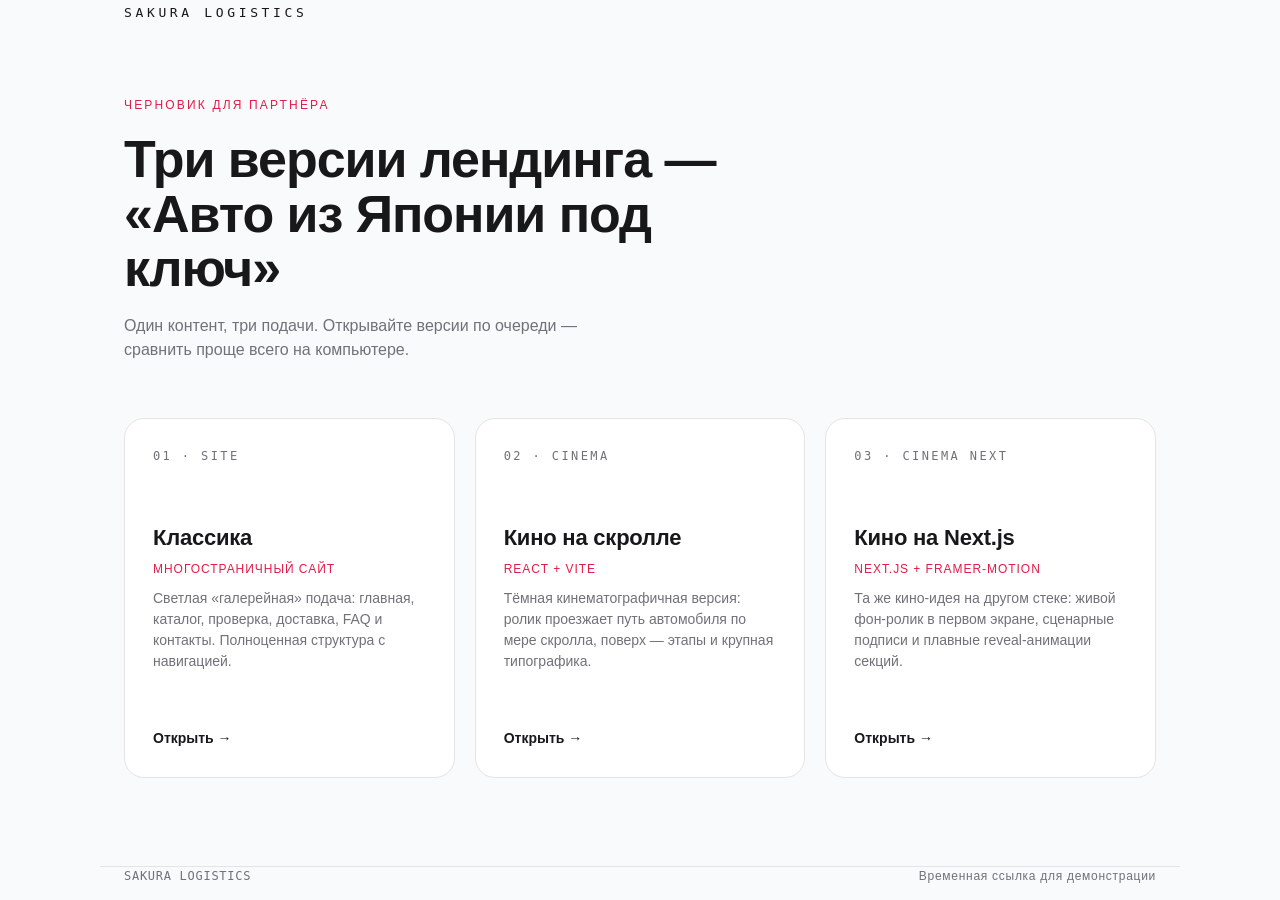
<file: index.html>
<!doctype html>
<html lang="ru">
  <head>
    <meta charset="UTF-8" />
    <meta name="viewport" content="width=device-width, initial-scale=1.0" />
    <meta name="robots" content="noindex, nofollow" />
    <title>SAKURA LOGISTICS — три версии лендинга</title>
    <style>
      :root {
        --canvas: #f9fafb;
        --ink: #18181b;
        --steel: #71717a;
        --rose: #e11d48;
        --line: #e4e4e7;
      }
      * {
        margin: 0;
        padding: 0;
        box-sizing: border-box;
      }
      body {
        background: var(--canvas);
        color: var(--ink);
        font-family:
          -apple-system, BlinkMacSystemFont, "Segoe UI", Inter, Roboto,
          "Helvetica Neue", Arial, sans-serif;
        -webkit-font-smoothing: antialiased;
        line-height: 1.5;
      }
      .mono {
        font-family: "SF Mono", "JetBrains Mono", ui-monospace, Menlo, monospace;
      }
      .wrap {
        max-width: 1080px;
        margin: 0 auto;
        padding: 0 24px;
      }
      header {
        padding: 40px 0 0;
      }
      .brand {
        font-size: 13px;
        letter-spacing: 0.28em;
        color: var(--ink);
      }
      .hero {
        padding: 72px 0 56px;
      }
      .eyebrow {
        font-size: 12px;
        letter-spacing: 0.18em;
        text-transform: uppercase;
        color: var(--rose);
        margin-bottom: 18px;
      }
      h1 {
        font-size: clamp(2rem, 5vw, 3.25rem);
        font-weight: 600;
        letter-spacing: -0.02em;
        line-height: 1.05;
        max-width: 640px;
      }
      .sub {
        margin-top: 18px;
        max-width: 520px;
        color: var(--steel);
        font-size: 16px;
      }
      .cards {
        display: grid;
        grid-template-columns: 1fr;
        gap: 20px;
        padding-bottom: 88px;
      }
      @media (min-width: 820px) {
        .cards {
          grid-template-columns: repeat(3, 1fr);
        }
      }
      .card {
        display: flex;
        flex-direction: column;
        gap: 56px;
        min-height: 280px;
        padding: 28px;
        background: #fff;
        border: 1px solid var(--line);
        border-radius: 20px;
        text-decoration: none;
        color: inherit;
        transition:
          border-color 0.25s ease,
          transform 0.25s ease,
          box-shadow 0.25s ease;
      }
      .card:hover {
        border-color: var(--rose);
        transform: translateY(-3px);
        box-shadow: 0 16px 40px rgba(24, 24, 27, 0.08);
      }
      .num {
        font-size: 12px;
        letter-spacing: 0.2em;
        color: var(--steel);
      }
      .card h2 {
        font-size: 22px;
        font-weight: 600;
        letter-spacing: -0.01em;
      }
      .stack {
        margin-top: 6px;
        font-size: 12px;
        letter-spacing: 0.08em;
        text-transform: uppercase;
        color: var(--rose);
      }
      .card p {
        margin-top: 10px;
        font-size: 14px;
        color: var(--steel);
      }
      .open {
        margin-top: auto;
        font-size: 14px;
        font-weight: 600;
        color: var(--ink);
      }
      .card:hover .open {
        color: var(--rose);
      }
      footer {
        border-top: 1px solid var(--line);
        padding: 28px 0 40px;
        font-size: 12px;
        letter-spacing: 0.06em;
        color: var(--steel);
        display: flex;
        justify-content: space-between;
        gap: 12px;
        flex-wrap: wrap;
      }
    </style>
  </head>
  <body>
    <header class="wrap">
      <span class="brand mono">SAKURA&nbsp;LOGISTICS</span>
    </header>

    <main class="wrap">
      <section class="hero">
        <p class="eyebrow">Черновик для партнёра</p>
        <h1>Три версии лендинга — «Авто из Японии под ключ»</h1>
        <p class="sub">
          Один контент, три подачи. Открывайте версии по очереди — сравнить
          проще всего на компьютере.
        </p>
      </section>

      <section class="cards">
        <a class="card" href="site/">
          <span class="num mono">01 · SITE</span>
          <div>
            <h2>Классика</h2>
            <div class="stack">Многостраничный сайт</div>
            <p>
              Светлая «галерейная» подача: главная, каталог, проверка,
              доставка, FAQ и контакты. Полноценная структура с навигацией.
            </p>
          </div>
          <span class="open">Открыть →</span>
        </a>

        <a class="card" href="cinema/">
          <span class="num mono">02 · CINEMA</span>
          <div>
            <h2>Кино на скролле</h2>
            <div class="stack">React + Vite</div>
            <p>
              Тёмная кинематографичная версия: ролик проезжает путь автомобиля
              по мере скролла, поверх — этапы и крупная типографика.
            </p>
          </div>
          <span class="open">Открыть →</span>
        </a>

        <a class="card" href="next/">
          <span class="num mono">03 · CINEMA NEXT</span>
          <div>
            <h2>Кино на Next.js</h2>
            <div class="stack">Next.js + framer-motion</div>
            <p>
              Та же кино-идея на другом стеке: живой фон-ролик в первом
              экране, сценарные подписи и плавные reveal-анимации секций.
            </p>
          </div>
          <span class="open">Открыть →</span>
        </a>
      </section>
    </main>

    <footer class="wrap">
      <span class="mono">SAKURA LOGISTICS</span>
      <span>Временная ссылка для демонстрации</span>
    </footer>
  </body>
</html>
</file>
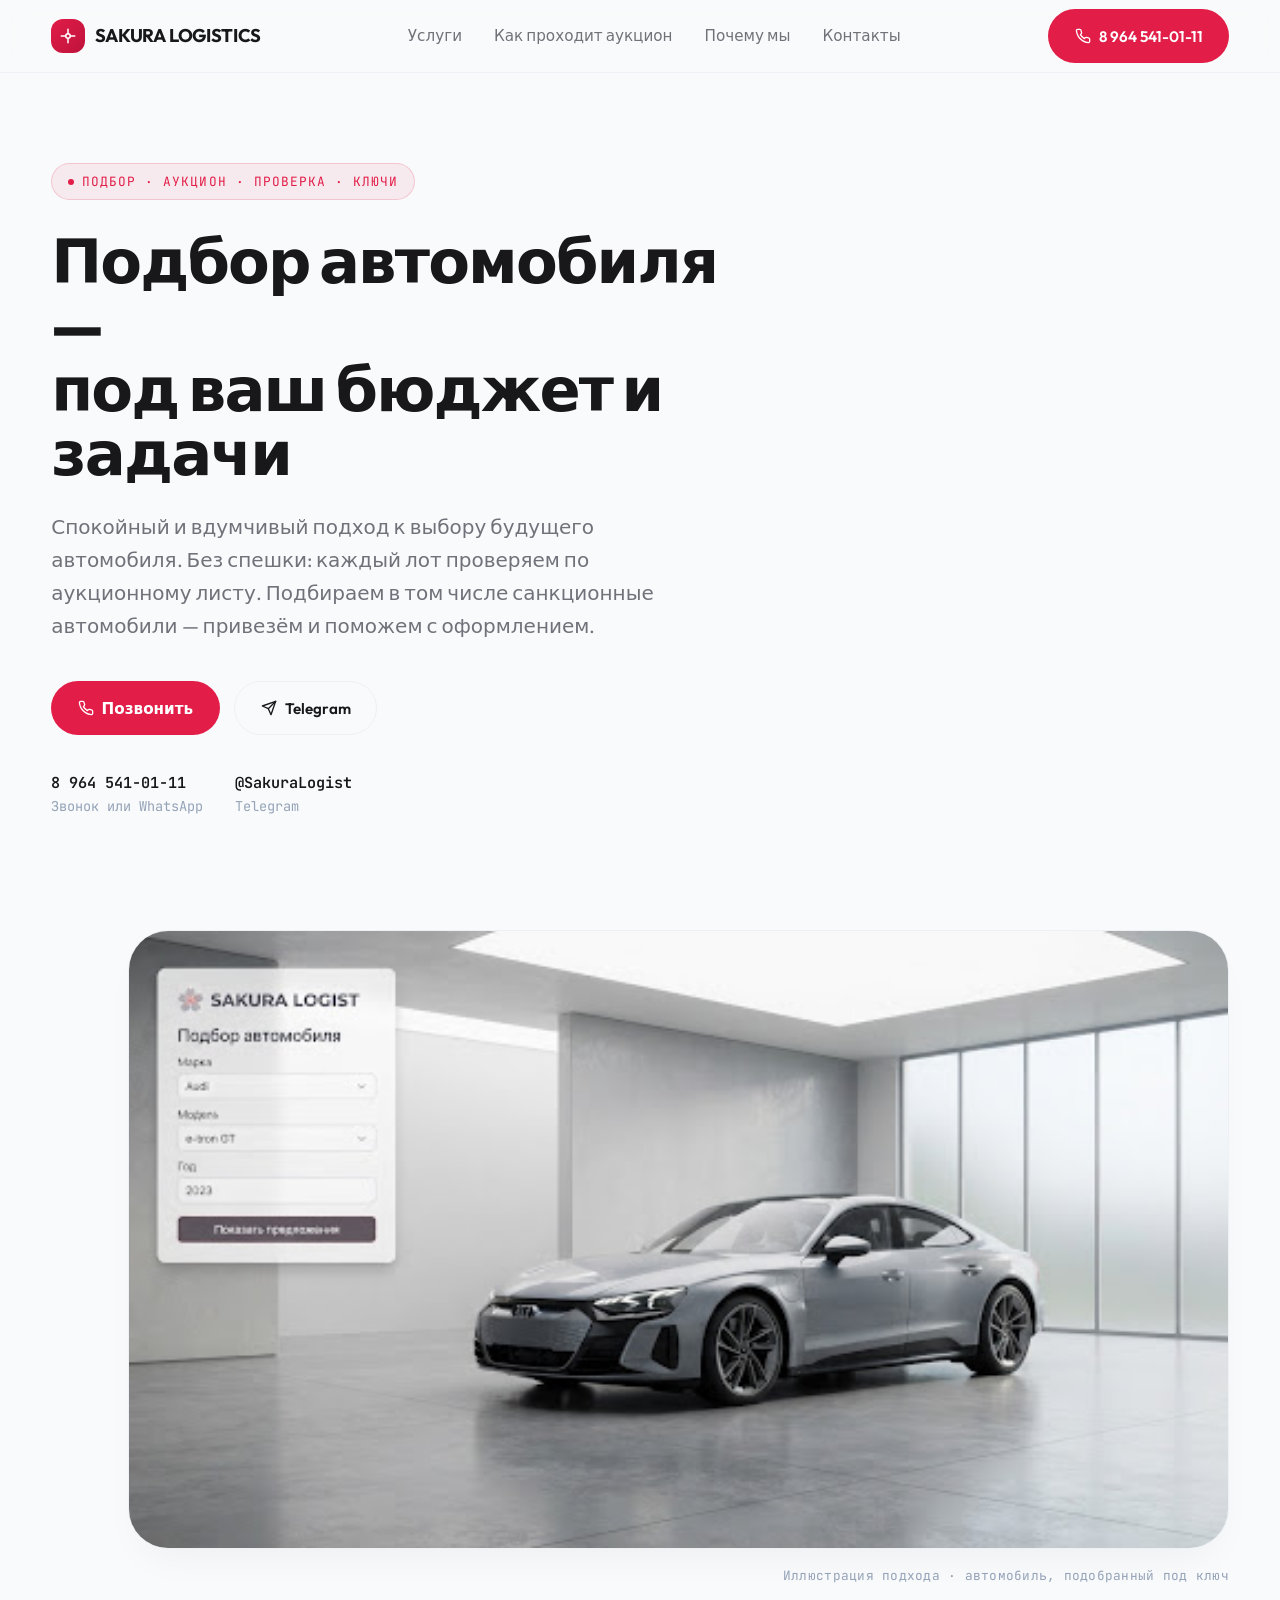
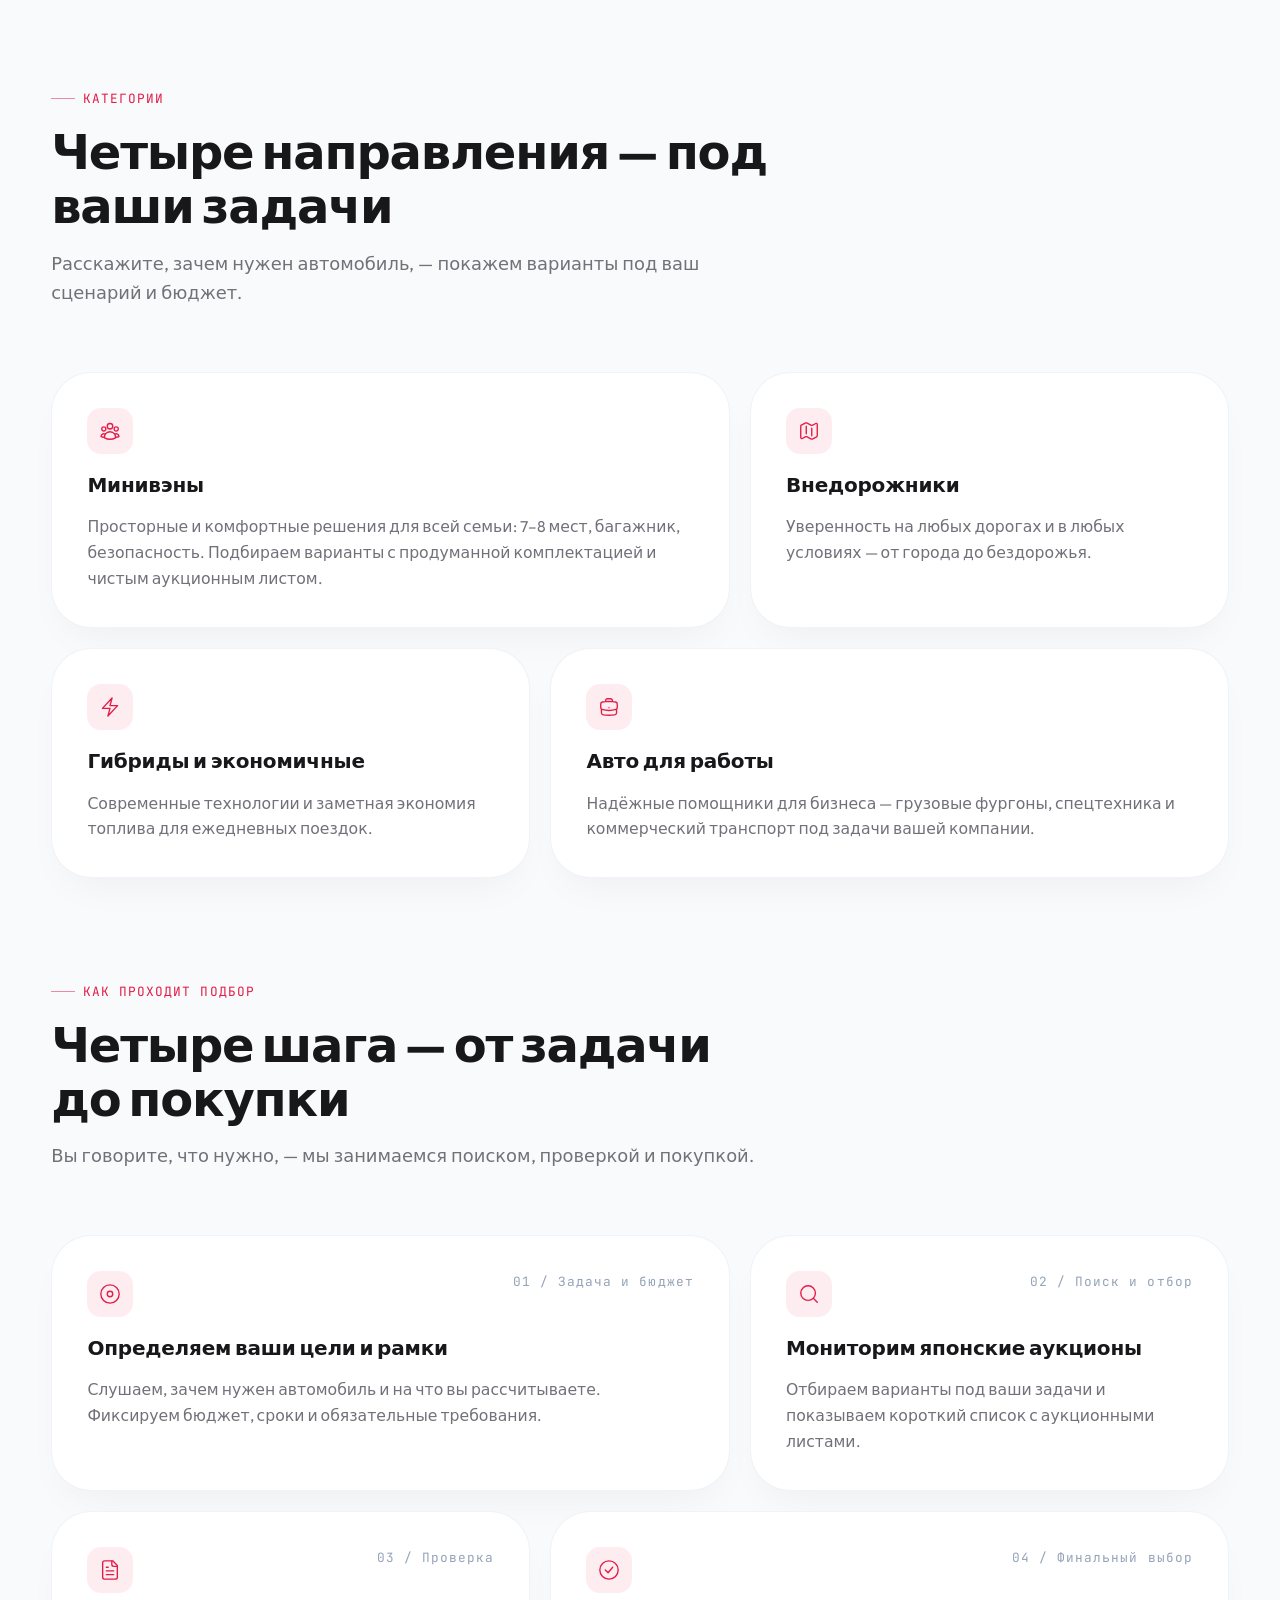
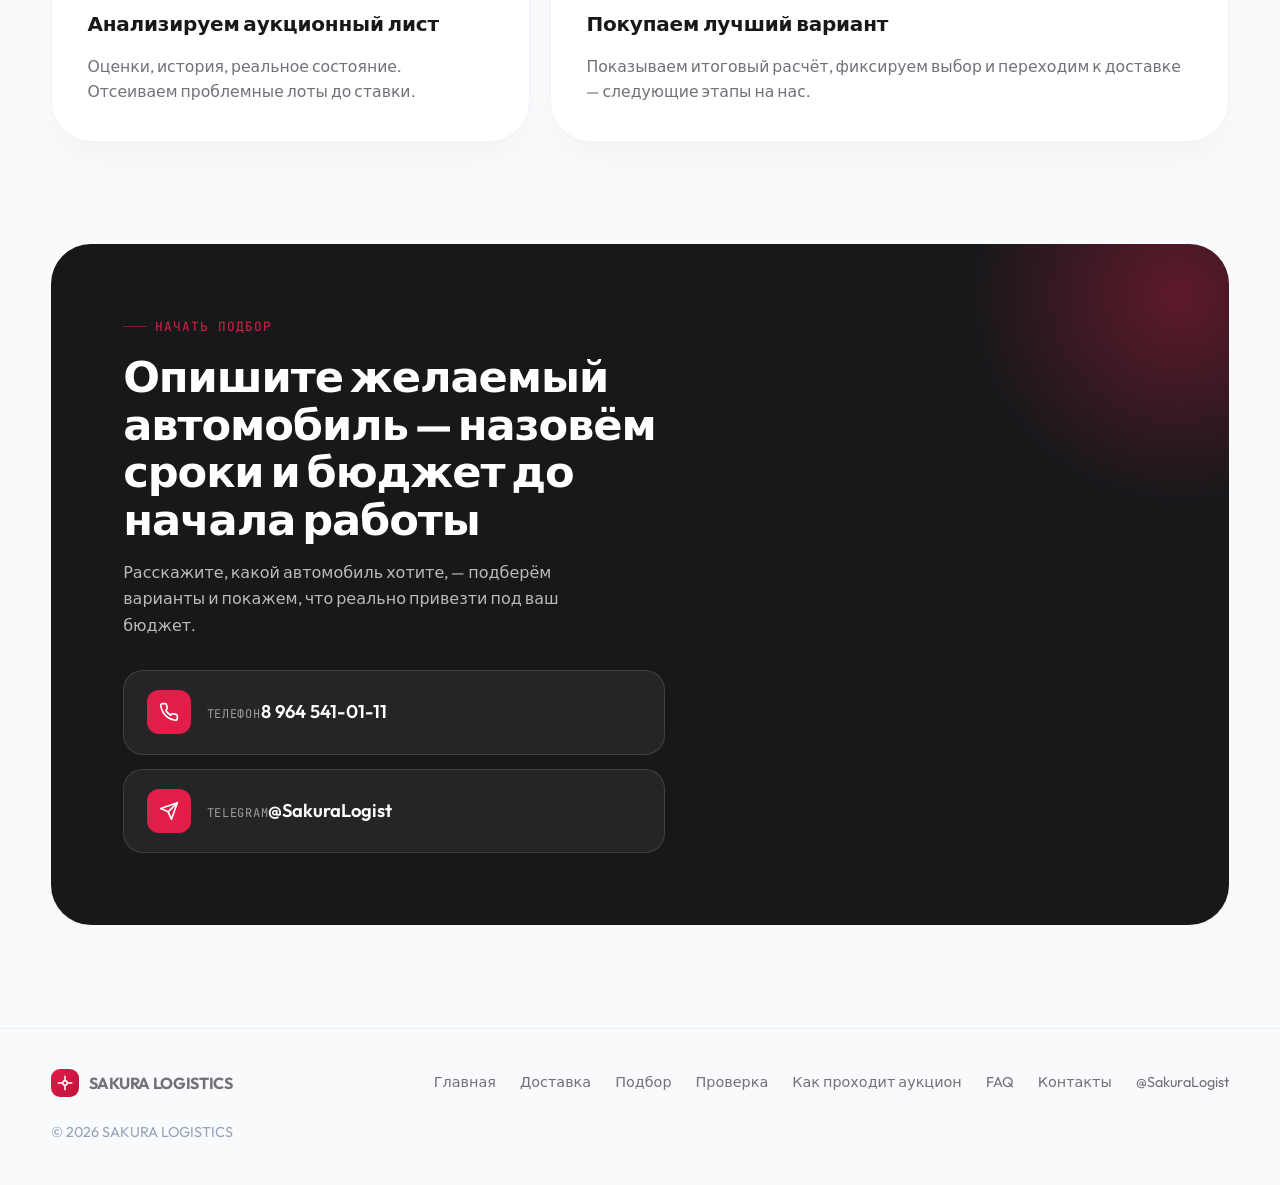
<file: site/catalog.html>
<!DOCTYPE html>
<html lang="ru">
<head><meta name="robots" content="noindex, nofollow"/>
<meta charset="UTF-8">
<meta name="viewport" content="width=device-width, initial-scale=1.0">
<title>Подбор автомобиля — SAKURA LOGISTICS</title>
<meta name="description" content="Подбор автомобиля из Японии под ваш бюджет и задачи: минивэны, внедорожники, гибриды, авто для работы — включая санкционные. Спокойно, без спешки, с проверкой аукционных листов.">
<link rel="preconnect" href="https://fonts.googleapis.com">
<link rel="preconnect" href="https://fonts.gstatic.com" crossorigin>
<link href="https://fonts.googleapis.com/css2?family=Outfit:wght@400;500;600;700;800&family=JetBrains+Mono:wght@400;500;600&display=swap" rel="stylesheet">
<link rel="stylesheet" href="assets/style.css">
<style>
  /* ---------- page hero (subpage) ---------- */
  .page-hero{padding:clamp(4rem,10vh,7rem) 0 2.5rem}
  .page-hero h1{font-size:clamp(2.2rem,5vw,3.8rem);max-width:44rem}
  .page-hero .hero-sub{max-width:38rem}
  .page-hero .hero-meta{margin-bottom:2rem}

  /* ---------- gallery visual (asymmetric) ---------- */
  .cat-visual{margin-top:2.5rem}
  .cat-visual .img-frame{
    border-radius:var(--radius);overflow:hidden;
    border:1px solid var(--border);box-shadow:var(--shadow);
    aspect-ratio:16/9;
    margin-left:clamp(1rem,6vw,6rem);
  }
  .cat-visual img{width:100%;height:100%;object-fit:cover;display:block}
  .cat-visual .cap{
    font-family:var(--mono);font-size:0.8rem;letter-spacing:0.02em;
    color:var(--slate);margin-top:1rem;text-align:right;
  }

  /* ---------- steps ---------- */
  .steps{display:grid;grid-template-columns:repeat(12,1fr);gap:1.25rem}
  .step{
    background:var(--surface);border:1px solid var(--border);border-radius:var(--radius);
    padding:2.2rem;box-shadow:var(--shadow);
    display:flex;flex-direction:column;gap:1.1rem;
  }
  .step:hover{transform:translateY(-3px);transition:transform .35s cubic-bezier(0.34,1.56,0.64,1)}
  .step .step-top{display:flex;justify-content:space-between;align-items:flex-start;gap:1rem}
  .step .ic{
    width:46px;height:46px;border-radius:14px;flex:none;
    background:rgba(225,29,72,0.08);color:var(--accent);
    display:grid;place-items:center;
  }
  .step .ic svg{width:22px;height:22px}
  .step-num{
    font-family:var(--mono);font-size:0.8rem;letter-spacing:0.08em;
    color:var(--slate);white-space:nowrap;
  }
  .step h3{font-weight:600;font-size:1.25rem;letter-spacing:-0.01em;line-height:1.25}
  .step p{color:var(--steel);font-size:0.98rem}
  .step.wide{grid-column:span 7}
  .step.narrow{grid-column:span 5}

  @media (max-width:900px){
    .step.wide,.step.narrow{grid-column:span 12}
    .cat-visual .img-frame{margin-left:0}
  }
</style>
</head>
<body>

<header>
  <div class="container nav">
    <a class="brand" href="index.html">
      <span class="brand-mark">
        <svg viewBox="0 0 24 24" fill="none" stroke="currentColor" stroke-width="2" stroke-linecap="round" stroke-linejoin="round"><circle cx="12" cy="12" r="3"/><path d="M12 9V3M12 21v-6M9 12H3M21 12h-6"/></svg>
      </span>
      <span>SAKURA&nbsp;LOGISTICS</span>
    </a>
    <nav class="nav-links" id="menu">
      <a href="index.html#services">Услуги</a>
      <a href="auction.html">Как проходит аукцион</a>
      <a href="index.html#why">Почему мы</a>
      <a href="index.html#contact">Контакты</a>
    </nav>
    <div class="nav-cta">
      <a class="btn btn-primary" href="tel:+79645410111">
        <svg class="ic" viewBox="0 0 24 24" fill="none" stroke="currentColor" stroke-width="2" stroke-linecap="round" stroke-linejoin="round"><path d="M22 16.92v3a2 2 0 0 1-2.18 2 19.79 19.79 0 0 1-8.63-3.07 19.5 19.5 0 0 1-6-6 19.79 19.79 0 0 1-3.07-8.67A2 2 0 0 1 4.11 2h3a2 2 0 0 1 2 1.72c.13.96.36 1.9.7 2.81a2 2 0 0 1-.45 2.11L8.09 9.91a16 16 0 0 0 6 6l1.27-1.27a2 2 0 0 1 2.11-.45c.91.34 1.85.57 2.81.7A2 2 0 0 1 22 16.92z"/></svg>
        <span class="phone-label">8 964 541-01-11</span>
      </a>
      <button class="burger" id="burger" aria-label="Меню" aria-expanded="false">
        <span></span><span></span><span></span>
      </button>
    </div>
  </div>
</header>

<section class="page-hero">
  <div class="container">
    <span class="eyebrow reveal"><span class="dot"></span> Подбор · аукцион · проверка · ключи</span>
    <h1 class="reveal d1">Подбор автомобиля —<br/>под ваш бюджет и задачи</h1>
    <p class="hero-sub reveal d2">Спокойный и вдумчивый подход к выбору будущего автомобиля. Без спешки: каждый лот проверяем по аукционному листу. Подбираем в том числе санкционные автомобили — привезём и поможем с оформлением.</p>
    <div class="hero-ctas reveal d3">
      <a class="btn btn-primary" href="tel:+79645410111">
        <svg class="ic" viewBox="0 0 24 24" fill="none" stroke="currentColor" stroke-width="2" stroke-linecap="round" stroke-linejoin="round"><path d="M22 16.92v3a2 2 0 0 1-2.18 2 19.79 19.79 0 0 1-8.63-3.07 19.5 19.5 0 0 1-6-6 19.79 19.79 0 0 1-3.07-8.67A2 2 0 0 1 4.11 2h3a2 2 0 0 1 2 1.72c.13.96.36 1.9.7 2.81a2 2 0 0 1-.45 2.11L8.09 9.91a16 16 0 0 0 6 6l1.27-1.27a2 2 0 0 1 2.11-.45c.91.34 1.85.57 2.81.7A2 2 0 0 1 22 16.92z"/></svg>
        Позвонить
      </a>
      <a class="btn btn-ghost" href="https://t.me/SakuraLogist" target="_blank" rel="noopener">
        <svg class="ic" viewBox="0 0 24 24" fill="none" stroke="currentColor" stroke-width="2" stroke-linecap="round" stroke-linejoin="round"><path d="m22 2-7 20-4-9-9-4Z"/><path d="M22 2 11 13"/></svg>
        Telegram
      </a>
    </div>
    <div class="hero-meta reveal d4">
      <div><b>8 964 541-01-11</b>Звонок или WhatsApp</div>
      <div><b>@SakuraLogist</b>Telegram</div>
    </div>
  </div>
</section>

<section class="sec" style="padding-top:0">
  <div class="container cat-visual reveal">
    <div class="img-frame">
      <img src="assets/catalog-hero.jpg" alt="Автомобиль, подобранный под ключ" loading="lazy">
    </div>
    <p class="cap">Иллюстрация подхода · автомобиль, подобранный под ключ</p>
  </div>
</section>

<section class="sec" id="cats" style="padding-top:0">
  <div class="container">
    <div class="sec-head reveal">
      <div class="tag">Категории</div>
      <h2>Четыре направления — под ваши задачи</h2>
      <p>Расскажите, зачем нужен автомобиль, — покажем варианты под ваш сценарий и бюджет.</p>
    </div>
    <div class="bento">
      <article class="tile wide reveal d1">
        <span class="ic"><svg viewBox="0 0 24 24" fill="none" stroke="currentColor" stroke-width="1.5" stroke-linecap="round" stroke-linejoin="round"><path d="M18 18.72a9.094 9.094 0 0 0 3.741-.479 3 3 0 0 0-4.682-2.72m.94 3.198.001.031c0 .225-.012.447-.037.666A11.944 11.944 0 0 1 12 21c-2.17 0-4.207-.576-5.963-1.584A6.062 6.062 0 0 1 6 18.719m12 0a5.971 5.971 0 0 0-.941-3.197m0 0A5.995 5.995 0 0 0 12 12.75a5.995 5.995 0 0 0-5.058 2.772m0 0a3 3 0 0 0-4.681 2.72 8.986 8.986 0 0 0 3.74.477m.94-3.197a5.971 5.971 0 0 0-.94 3.197M15 6.75a3 3 0 1 1-6 0 3 3 0 0 1 6 0zm6 3a2.25 2.25 0 1 1-4.5 0 2.25 2.25 0 0 1 4.5 0zm-13.5 0a2.25 2.25 0 1 1-4.5 0 2.25 2.25 0 0 1 4.5 0z"/></svg></span>
        <h3>Минивэны</h3>
        <p>Просторные и комфортные решения для всей семьи: 7–8 мест, багажник, безопасность. Подбираем варианты с продуманной комплектацией и чистым аукционным листом.</p>
      </article>
      <article class="tile narrow reveal d2">
        <span class="ic"><svg viewBox="0 0 24 24" fill="none" stroke="currentColor" stroke-width="1.5" stroke-linecap="round" stroke-linejoin="round"><path d="M9 6.75V15m6-6v8.25m.503 3.498 4.875-2.437c.381-.19.622-.58.622-1.006V4.82c0-.836-.88-1.38-1.628-1.006l-3.869 1.934c-.317.159-.69.159-1.006 0L9.503 3.252a1.125 1.125 0 0 0-1.006 0L3.622 5.689C3.24 5.88 3 6.27 3 6.695V19.18c0 .836.88 1.38 1.628 1.006l3.869-1.934c.317-.159.69-.159 1.006 0l4.994 2.497c.317.158.69.158 1.006 0z"/></svg></span>
        <h3>Внедорожники</h3>
        <p>Уверенность на любых дорогах и в любых условиях — от города до бездорожья.</p>
      </article>
      <article class="tile narrow reveal d3">
        <span class="ic"><svg viewBox="0 0 24 24" fill="none" stroke="currentColor" stroke-width="1.5" stroke-linecap="round" stroke-linejoin="round"><path d="M3.75 13.5 14.25 2.25 12 10.5h8.25L9.75 21.75 12 13.5H3.75z"/></svg></span>
        <h3>Гибриды и экономичные</h3>
        <p>Современные технологии и заметная экономия топлива для ежедневных поездок.</p>
      </article>
      <article class="tile wide reveal d4">
        <span class="ic"><svg viewBox="0 0 24 24" fill="none" stroke="currentColor" stroke-width="1.5" stroke-linecap="round" stroke-linejoin="round"><path d="M20.25 14.15v4.25c0 1.094-.787 2.036-1.872 2.18-2.087.277-4.216.42-6.378.42s-4.291-.143-6.378-.42c-1.085-.144-1.872-1.086-1.872-2.18v-4.25m16.5 0a2.18 2.18 0 0 0 .75-1.661V8.706c0-1.081-.768-2.015-1.837-2.175a48.114 48.114 0 0 0-3.413-.387m4.5 8.006c-.194.165-.42.295-.673.38A23.978 23.978 0 0 1 12 15.75c-2.648 0-5.195-.429-7.577-1.22a2.016 2.016 0 0 1-.673-.38m0 0A2.18 2.18 0 0 1 3 12.489V8.706c0-1.081.768-2.015 1.837-2.175a48.111 48.111 0 0 1 3.413-.387m7.5 0V5.25A2.25 2.25 0 0 0 13.5 3h-3a2.25 2.25 0 0 0-2.25 2.25v.894m7.5 0a48.667 48.667 0 0 0-7.5 0M12 12.75h.008v.008H12v-.008z"/></svg></span>
        <h3>Авто для работы</h3>
        <p>Надёжные помощники для бизнеса — грузовые фургоны, спецтехника и коммерческий транспорт под задачи вашей компании.</p>
      </article>
    </div>
  </div>
</section>

<section class="sec" id="process" style="padding-top:0">
  <div class="container">
    <div class="sec-head reveal">
      <div class="tag">Как проходит подбор</div>
      <h2>Четыре шага — от задачи до покупки</h2>
      <p>Вы говорите, что нужно, — мы занимаемся поиском, проверкой и покупкой.</p>
    </div>
    <div class="steps">
      <article class="step wide reveal d1">
        <div class="step-top">
          <span class="ic"><svg viewBox="0 0 24 24" fill="none" stroke="currentColor" stroke-width="1.5" stroke-linecap="round" stroke-linejoin="round"><circle cx="12" cy="12" r="10"/><circle cx="12" cy="12" r="3"/></svg></span>
          <span class="step-num">01 / Задача и бюджет</span>
        </div>
        <h3>Определяем ваши цели и рамки</h3>
        <p>Слушаем, зачем нужен автомобиль и на что вы рассчитываете. Фиксируем бюджет, сроки и обязательные требования.</p>
      </article>
      <article class="step narrow reveal d2">
        <div class="step-top">
          <span class="ic"><svg viewBox="0 0 24 24" fill="none" stroke="currentColor" stroke-width="1.5" stroke-linecap="round" stroke-linejoin="round"><circle cx="11" cy="11" r="8"/><path d="m21 21-4.3-4.3"/></svg></span>
          <span class="step-num">02 / Поиск и отбор</span>
        </div>
        <h3>Мониторим японские аукционы</h3>
        <p>Отбираем варианты под ваши задачи и показываем короткий список с аукционными листами.</p>
      </article>
      <article class="step narrow reveal d3">
        <div class="step-top">
          <span class="ic"><svg viewBox="0 0 24 24" fill="none" stroke="currentColor" stroke-width="1.5" stroke-linecap="round" stroke-linejoin="round"><path d="M15 2H6a2 2 0 0 0-2 2v16a2 2 0 0 0 2 2h12a2 2 0 0 0 2-2V7Z"/><path d="M14 2v4a2 2 0 0 0 2 2h4"/><path d="M16 13H8"/><path d="M16 17H8"/><path d="M10 9H8"/></svg></span>
          <span class="step-num">03 / Проверка</span>
        </div>
        <h3>Анализируем аукционный лист</h3>
        <p>Оценки, история, реальное состояние. Отсеиваем проблемные лоты до ставки.</p>
      </article>
      <article class="step wide reveal d4">
        <div class="step-top">
          <span class="ic"><svg viewBox="0 0 24 24" fill="none" stroke="currentColor" stroke-width="1.5" stroke-linecap="round" stroke-linejoin="round"><circle cx="12" cy="12" r="10"/><path d="m8 12 3 3 5-6"/></svg></span>
          <span class="step-num">04 / Финальный выбор</span>
        </div>
        <h3>Покупаем лучший вариант</h3>
        <p>Показываем итоговый расчёт, фиксируем выбор и переходим к доставке — следующие этапы на нас.</p>
      </article>
    </div>
  </div>
</section>

<section class="sec" id="contact" style="padding-top:0">
  <div class="container">
    <div class="contact-panel reveal">
      <div>
        <div class="tag" style="color:var(--accent)">Начать подбор</div>
        <h2>Опишите желаемый автомобиль — назовём сроки и бюджет до начала работы</h2>
        <p class="lead">Расскажите, какой автомобиль хотите, — подберём варианты и покажем, что реально привезти под ваш бюджет.</p>
        <div class="contact-links">
          <a class="c-link" href="tel:+79645410111">
            <span class="ic"><svg viewBox="0 0 24 24" fill="none" stroke="currentColor" stroke-width="2" stroke-linecap="round" stroke-linejoin="round"><path d="M22 16.92v3a2 2 0 0 1-2.18 2 19.79 19.79 0 0 1-8.63-3.07 19.5 19.5 0 0 1-6-6 19.79 19.79 0 0 1-3.07-8.67A2 2 0 0 1 4.11 2h3a2 2 0 0 1 2 1.72c.13.96.36 1.9.7 2.81a2 2 0 0 1-.45 2.11L8.09 9.91a16 16 0 0 0 6 6l1.27-1.27a2 2 0 0 1 2.11-.45c.91.34 1.85.57 2.81.7A2 2 0 0 1 22 16.92z"/></svg></span>
            <div><span class="lbl">Телефон</span><span class="val">8 964 541-01-11</span></div>
          </a>
          <a class="c-link" href="https://t.me/SakuraLogist" target="_blank" rel="noopener">
            <span class="ic"><svg viewBox="0 0 24 24" fill="none" stroke="currentColor" stroke-width="2" stroke-linecap="round" stroke-linejoin="round"><path d="m22 2-7 20-4-9-9-4Z"/><path d="M22 2 11 13"/></svg></span>
            <div><span class="lbl">Telegram</span><span class="val">@SakuraLogist</span></div>
          </a>
        </div>
      </div>
    </div>
  </div>
</section>

<footer>
  <div class="container foot">
    <a class="brand" href="index.html" style="font-size:1rem">
      <span class="brand-mark" style="width:28px;height:28px;border-radius:9px">
        <svg viewBox="0 0 24 24" fill="none" stroke="currentColor" stroke-width="2" stroke-linecap="round" stroke-linejoin="round"><circle cx="12" cy="12" r="3"/><path d="M12 9V3M12 21v-6M9 12H3M21 12h-6"/></svg>
      </span>
      SAKURA&nbsp;LOGISTICS
    </a>
    <div class="fb">
      <a href="index.html">Главная</a>
      <a href="delivery.html">Доставка</a>
      <a href="catalog.html">Подбор</a>
      <a href="check.html">Проверка</a>
      <a href="auction.html">Как проходит аукцион</a>
      <a href="faq.html">FAQ</a>
      <a href="contacts.html">Контакты</a>
      <a href="https://t.me/SakuraLogist" target="_blank" rel="noopener">@SakuraLogist</a>
    </div>
    <span>© <span id="year">2026</span> SAKURA LOGISTICS</span>
  </div>
</footer>

<script src="assets/app.js"></script>
</body>
</html>
</file>
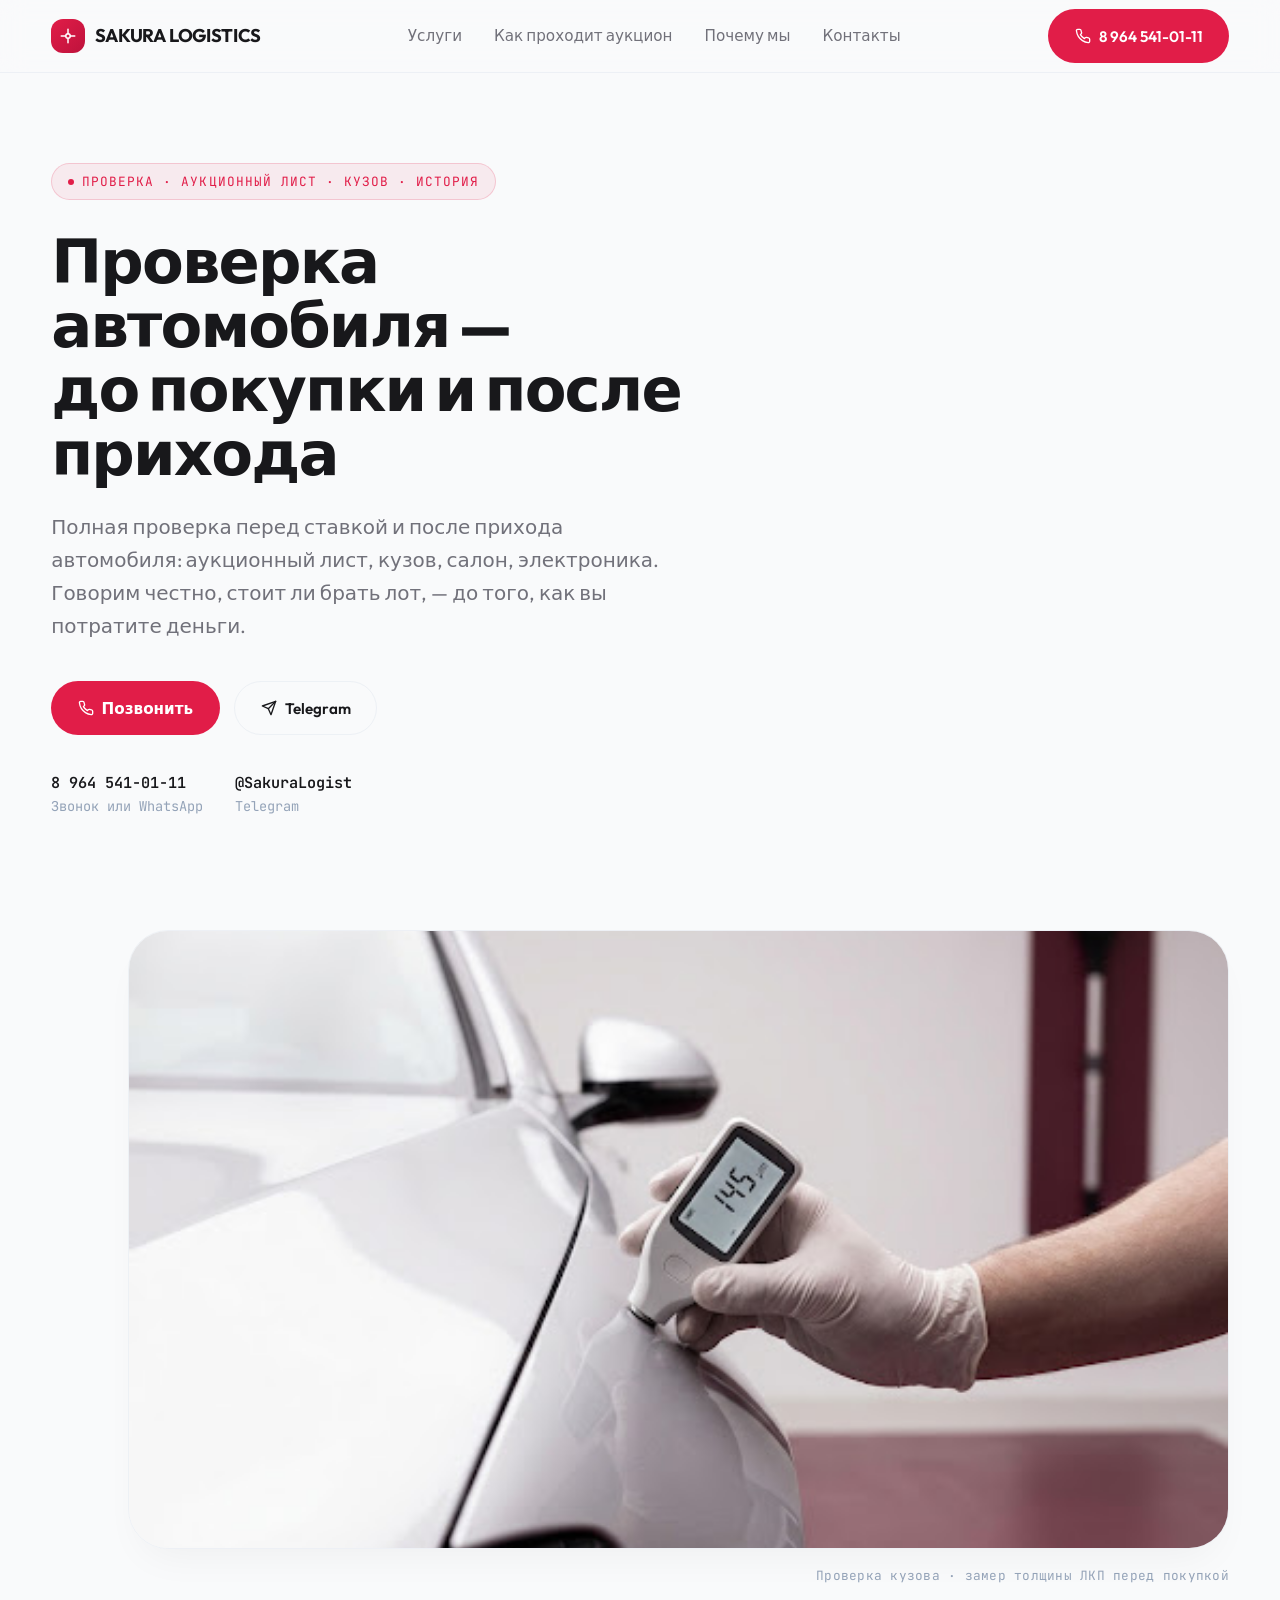
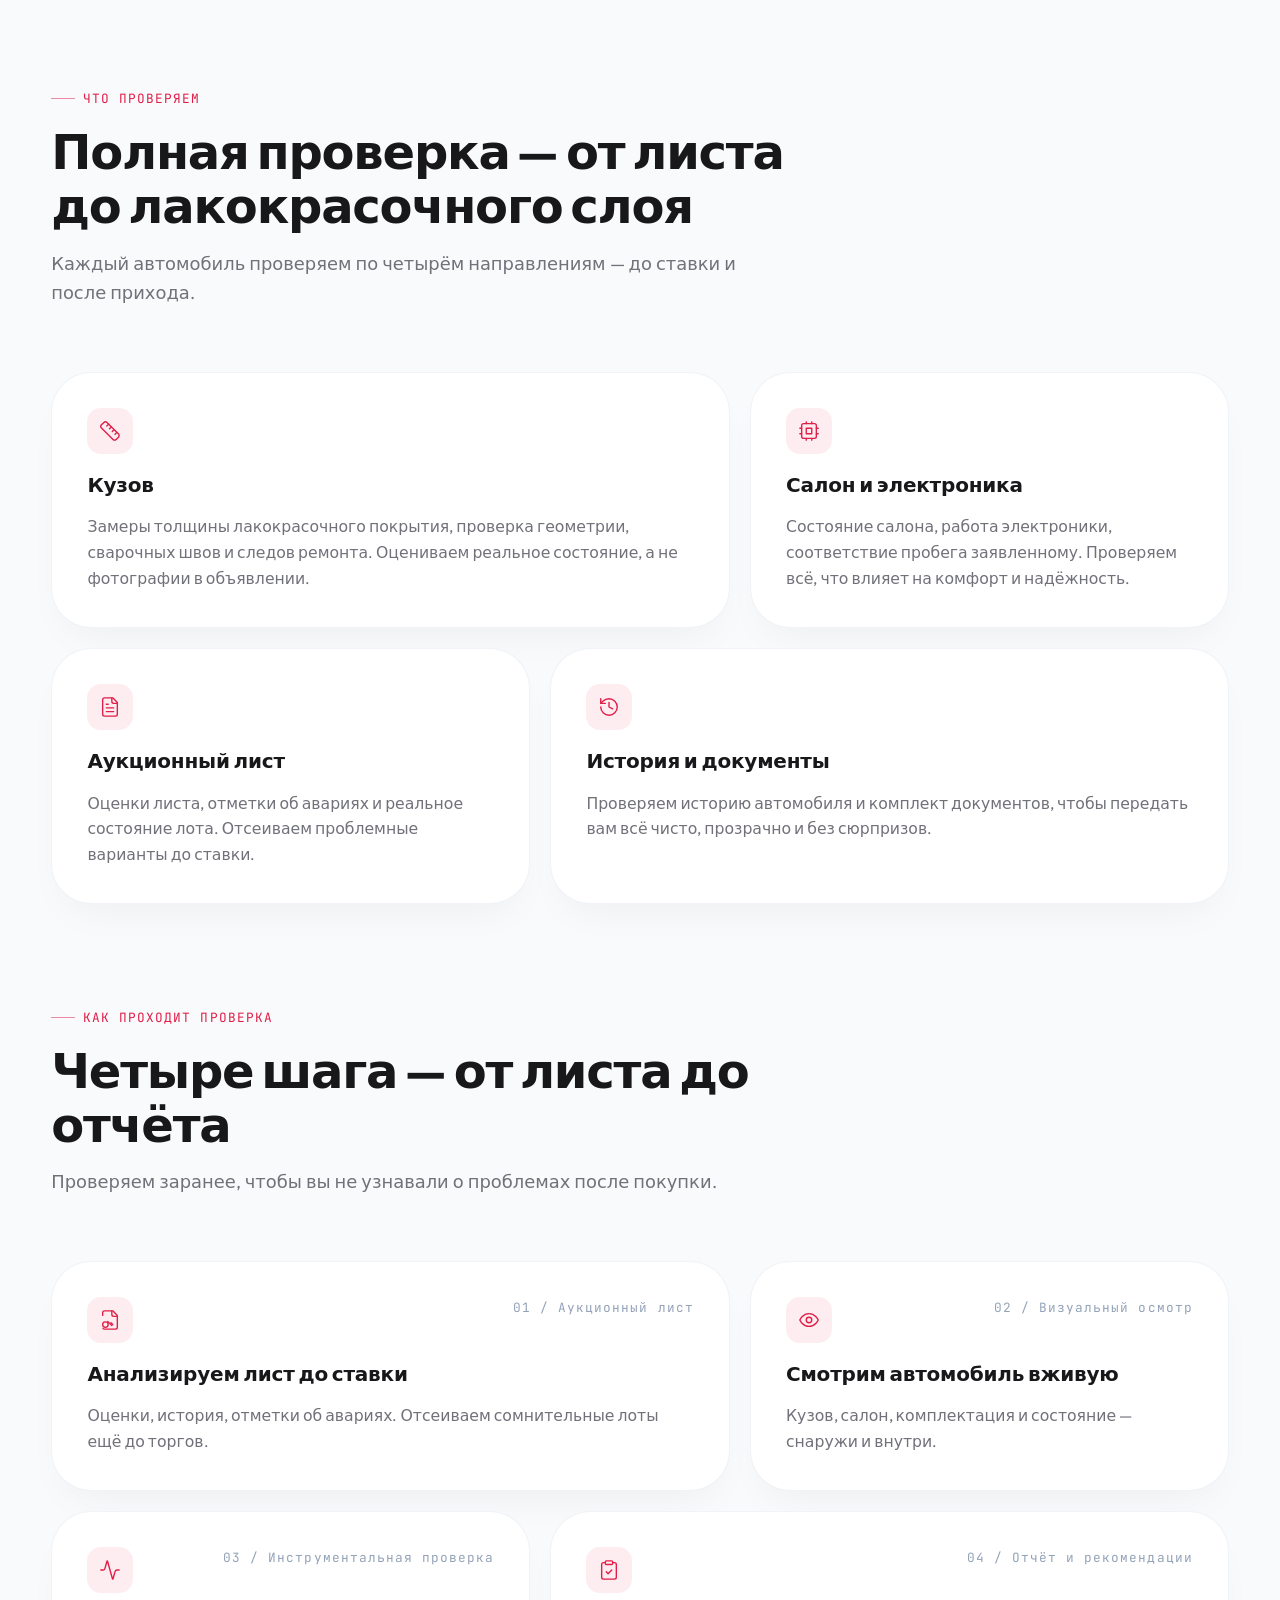
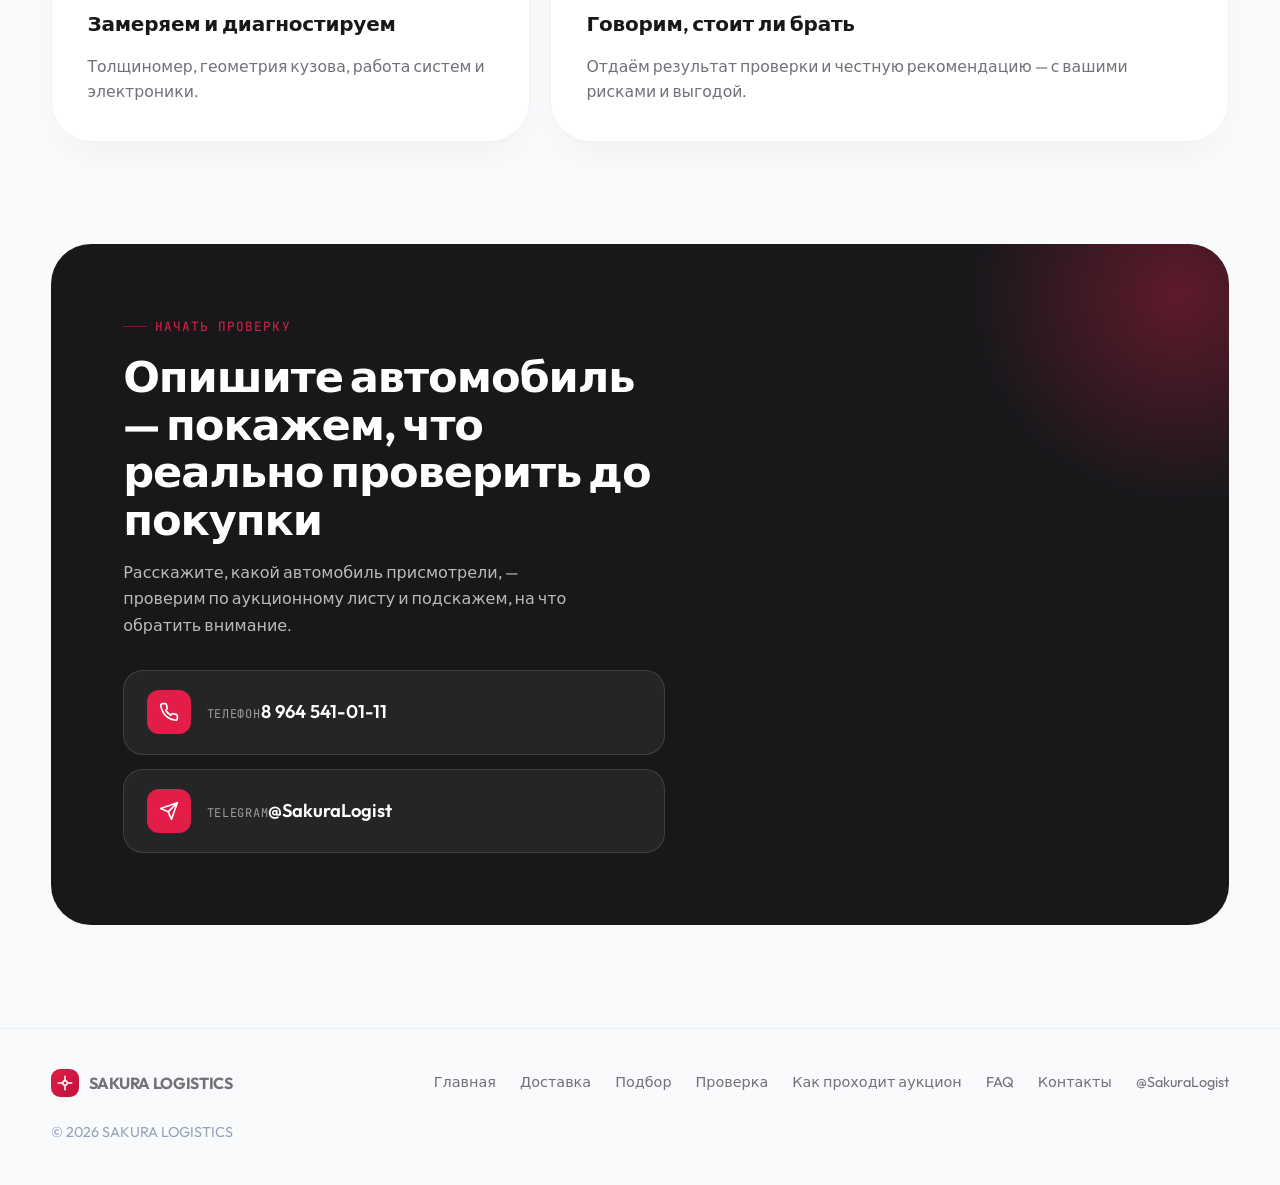
<file: site/check.html>
<!DOCTYPE html>
<html lang="ru">
<head><meta name="robots" content="noindex, nofollow"/>
<meta charset="UTF-8">
<meta name="viewport" content="width=device-width, initial-scale=1.0">
<title>Проверка автомобиля — SAKURA LOGISTICS</title>
<meta name="description" content="Проверка автомобиля из Японии до покупки и после прихода: аукционный лист, кузов, салон, электроника, история и документы. Честная рекомендация до ставки.">
<link rel="preconnect" href="https://fonts.googleapis.com">
<link rel="preconnect" href="https://fonts.gstatic.com" crossorigin>
<link href="https://fonts.googleapis.com/css2?family=Outfit:wght@400;500;600;700;800&family=JetBrains+Mono:wght@400;500;600&display=swap" rel="stylesheet">
<link rel="stylesheet" href="assets/style.css">
<style>
  /* ---------- page hero (subpage) ---------- */
  .page-hero{padding:clamp(4rem,10vh,7rem) 0 2.5rem}
  .page-hero h1{font-size:clamp(2.2rem,5vw,3.8rem);max-width:44rem}
  .page-hero .hero-sub{max-width:38rem}
  .page-hero .hero-meta{margin-bottom:2rem}

  /* ---------- gallery visual (asymmetric) ---------- */
  .cat-visual{margin-top:2.5rem}
  .cat-visual .img-frame{
    border-radius:var(--radius);overflow:hidden;
    border:1px solid var(--border);box-shadow:var(--shadow);
    aspect-ratio:16/9;
    margin-left:clamp(1rem,6vw,6rem);
  }
  .cat-visual img{width:100%;height:100%;object-fit:cover;display:block}
  .cat-visual .cap{
    font-family:var(--mono);font-size:0.8rem;letter-spacing:0.02em;
    color:var(--slate);margin-top:1rem;text-align:right;
  }

  /* ---------- steps ---------- */
  .steps{display:grid;grid-template-columns:repeat(12,1fr);gap:1.25rem}
  .step{
    background:var(--surface);border:1px solid var(--border);border-radius:var(--radius);
    padding:2.2rem;box-shadow:var(--shadow);
    display:flex;flex-direction:column;gap:1.1rem;
  }
  .step:hover{transform:translateY(-3px);transition:transform .35s cubic-bezier(0.34,1.56,0.64,1)}
  .step .step-top{display:flex;justify-content:space-between;align-items:flex-start;gap:1rem}
  .step .ic{
    width:46px;height:46px;border-radius:14px;flex:none;
    background:rgba(225,29,72,0.08);color:var(--accent);
    display:grid;place-items:center;
  }
  .step .ic svg{width:22px;height:22px}
  .step-num{
    font-family:var(--mono);font-size:0.8rem;letter-spacing:0.08em;
    color:var(--slate);white-space:nowrap;
  }
  .step h3{font-weight:600;font-size:1.25rem;letter-spacing:-0.01em;line-height:1.25}
  .step p{color:var(--steel);font-size:0.98rem}
  .step.wide{grid-column:span 7}
  .step.narrow{grid-column:span 5}

  @media (max-width:900px){
    .step.wide,.step.narrow{grid-column:span 12}
    .cat-visual .img-frame{margin-left:0}
  }
</style>
</head>
<body>

<header>
  <div class="container nav">
    <a class="brand" href="index.html">
      <span class="brand-mark">
        <svg viewBox="0 0 24 24" fill="none" stroke="currentColor" stroke-width="2" stroke-linecap="round" stroke-linejoin="round"><circle cx="12" cy="12" r="3"/><path d="M12 9V3M12 21v-6M9 12H3M21 12h-6"/></svg>
      </span>
      <span>SAKURA&nbsp;LOGISTICS</span>
    </a>
    <nav class="nav-links" id="menu">
      <a href="index.html#services">Услуги</a>
      <a href="auction.html">Как проходит аукцион</a>
      <a href="index.html#why">Почему мы</a>
      <a href="index.html#contact">Контакты</a>
    </nav>
    <div class="nav-cta">
      <a class="btn btn-primary" href="tel:+79645410111">
        <svg class="ic" viewBox="0 0 24 24" fill="none" stroke="currentColor" stroke-width="2" stroke-linecap="round" stroke-linejoin="round"><path d="M22 16.92v3a2 2 0 0 1-2.18 2 19.79 19.79 0 0 1-8.63-3.07 19.5 19.5 0 0 1-6-6 19.79 19.79 0 0 1-3.07-8.67A2 2 0 0 1 4.11 2h3a2 2 0 0 1 2 1.72c.13.96.36 1.9.7 2.81a2 2 0 0 1-.45 2.11L8.09 9.91a16 16 0 0 0 6 6l1.27-1.27a2 2 0 0 1 2.11-.45c.91.34 1.85.57 2.81.7A2 2 0 0 1 22 16.92z"/></svg>
        <span class="phone-label">8 964 541-01-11</span>
      </a>
      <button class="burger" id="burger" aria-label="Меню" aria-expanded="false">
        <span></span><span></span><span></span>
      </button>
    </div>
  </div>
</header>

<section class="page-hero">
  <div class="container">
    <span class="eyebrow reveal"><span class="dot"></span> Проверка · аукционный лист · кузов · история</span>
    <h1 class="reveal d1">Проверка автомобиля —<br/>до покупки и после прихода</h1>
    <p class="hero-sub reveal d2">Полная проверка перед ставкой и после прихода автомобиля: аукционный лист, кузов, салон, электроника. Говорим честно, стоит ли брать лот, — до того, как вы потратите деньги.</p>
    <div class="hero-ctas reveal d3">
      <a class="btn btn-primary" href="tel:+79645410111">
        <svg class="ic" viewBox="0 0 24 24" fill="none" stroke="currentColor" stroke-width="2" stroke-linecap="round" stroke-linejoin="round"><path d="M22 16.92v3a2 2 0 0 1-2.18 2 19.79 19.79 0 0 1-8.63-3.07 19.5 19.5 0 0 1-6-6 19.79 19.79 0 0 1-3.07-8.67A2 2 0 0 1 4.11 2h3a2 2 0 0 1 2 1.72c.13.96.36 1.9.7 2.81a2 2 0 0 1-.45 2.11L8.09 9.91a16 16 0 0 0 6 6l1.27-1.27a2 2 0 0 1 2.11-.45c.91.34 1.85.57 2.81.7A2 2 0 0 1 22 16.92z"/></svg>
        Позвонить
      </a>
      <a class="btn btn-ghost" href="https://t.me/SakuraLogist" target="_blank" rel="noopener">
        <svg class="ic" viewBox="0 0 24 24" fill="none" stroke="currentColor" stroke-width="2" stroke-linecap="round" stroke-linejoin="round"><path d="m22 2-7 20-4-9-9-4Z"/><path d="M22 2 11 13"/></svg>
        Telegram
      </a>
    </div>
    <div class="hero-meta reveal d4">
      <div><b>8 964 541-01-11</b>Звонок или WhatsApp</div>
      <div><b>@SakuraLogist</b>Telegram</div>
    </div>
  </div>
</section>

<section class="sec" style="padding-top:0">
  <div class="container cat-visual reveal">
    <div class="img-frame">
      <img src="assets/check-hero.jpg" alt="Замер толщины лакокрасочного покрытия" loading="lazy">
    </div>
    <p class="cap">Проверка кузова · замер толщины ЛКП перед покупкой</p>
  </div>
</section>

<section class="sec" id="checks" style="padding-top:0">
  <div class="container">
    <div class="sec-head reveal">
      <div class="tag">Что проверяем</div>
      <h2>Полная проверка — от листа до лакокрасочного слоя</h2>
      <p>Каждый автомобиль проверяем по четырём направлениям — до ставки и после прихода.</p>
    </div>
    <div class="bento">
      <article class="tile wide reveal d1">
        <span class="ic"><svg viewBox="0 0 24 24" fill="none" stroke="currentColor" stroke-width="1.5" stroke-linecap="round" stroke-linejoin="round"><path d="M21.3 15.3a2.4 2.4 0 0 1 0 3.4l-2.6 2.6a2.4 2.4 0 0 1-3.4 0L2.7 8.7a2.41 2.41 0 0 1 0-3.4l2.6-2.6a2.41 2.41 0 0 1 3.4 0Z"/><path d="m14.5 12.5 2-2"/><path d="m11.5 9.5 2-2"/><path d="m8.5 6.5 2-2"/><path d="m17.5 15.5 2-2"/></svg></span>
        <h3>Кузов</h3>
        <p>Замеры толщины лакокрасочного покрытия, проверка геометрии, сварочных швов и следов ремонта. Оцениваем реальное состояние, а не фотографии в объявлении.</p>
      </article>
      <article class="tile narrow reveal d2">
        <span class="ic"><svg viewBox="0 0 24 24" fill="none" stroke="currentColor" stroke-width="1.5" stroke-linecap="round" stroke-linejoin="round"><rect x="4" y="4" width="16" height="16" rx="2"/><rect x="9" y="9" width="6" height="6"/><path d="M15 2v2M15 20v2M2 15h2M2 9h2M20 15h2M20 9h2M9 2v2M9 20v2"/></svg></span>
        <h3>Салон и электроника</h3>
        <p>Состояние салона, работа электроники, соответствие пробега заявленному. Проверяем всё, что влияет на комфорт и надёжность.</p>
      </article>
      <article class="tile narrow reveal d3">
        <span class="ic"><svg viewBox="0 0 24 24" fill="none" stroke="currentColor" stroke-width="1.5" stroke-linecap="round" stroke-linejoin="round"><path d="M15 2H6a2 2 0 0 0-2 2v16a2 2 0 0 0 2 2h12a2 2 0 0 0 2-2V7Z"/><path d="M14 2v4a2 2 0 0 0 2 2h4"/><path d="M16 13H8"/><path d="M16 17H8"/><path d="M10 9H8"/></svg></span>
        <h3>Аукционный лист</h3>
        <p>Оценки листа, отметки об авариях и реальное состояние лота. Отсеиваем проблемные варианты до ставки.</p>
      </article>
      <article class="tile wide reveal d4">
        <span class="ic"><svg viewBox="0 0 24 24" fill="none" stroke="currentColor" stroke-width="1.5" stroke-linecap="round" stroke-linejoin="round"><path d="M3 12a9 9 0 1 0 9-9 9.75 9.75 0 0 0-6.74 2.74L3 8"/><path d="M3 3v5h5"/><path d="M12 7v5l4 2"/></svg></span>
        <h3>История и документы</h3>
        <p>Проверяем историю автомобиля и комплект документов, чтобы передать вам всё чисто, прозрачно и без сюрпризов.</p>
      </article>
    </div>
  </div>
</section>

<section class="sec" id="process" style="padding-top:0">
  <div class="container">
    <div class="sec-head reveal">
      <div class="tag">Как проходит проверка</div>
      <h2>Четыре шага — от листа до отчёта</h2>
      <p>Проверяем заранее, чтобы вы не узнавали о проблемах после покупки.</p>
    </div>
    <div class="steps">
      <article class="step wide reveal d1">
        <div class="step-top">
          <span class="ic"><svg viewBox="0 0 24 24" fill="none" stroke="currentColor" stroke-width="1.5" stroke-linecap="round" stroke-linejoin="round"><path d="M14 2v4a2 2 0 0 0 2 2h4"/><path d="M4.268 21a2 2 0 0 0 1.727 1H18a2 2 0 0 0 2-2V7l-5-5H6a2 2 0 0 0-2 2v3"/><circle cx="7" cy="17" r="3"/><path d="M9.5 13.5 14 18"/><path d="m13 15 2 2"/></svg></span>
          <span class="step-num">01 / Аукционный лист</span>
        </div>
        <h3>Анализируем лист до ставки</h3>
        <p>Оценки, история, отметки об авариях. Отсеиваем сомнительные лоты ещё до торгов.</p>
      </article>
      <article class="step narrow reveal d2">
        <div class="step-top">
          <span class="ic"><svg viewBox="0 0 24 24" fill="none" stroke="currentColor" stroke-width="1.5" stroke-linecap="round" stroke-linejoin="round"><path d="M2 12s3-7 10-7 10 7 10 7-3 7-10 7-10-7-10-7Z"/><circle cx="12" cy="12" r="3"/></svg></span>
          <span class="step-num">02 / Визуальный осмотр</span>
        </div>
        <h3>Смотрим автомобиль вживую</h3>
        <p>Кузов, салон, комплектация и состояние — снаружи и внутри.</p>
      </article>
      <article class="step narrow reveal d3">
        <div class="step-top">
          <span class="ic"><svg viewBox="0 0 24 24" fill="none" stroke="currentColor" stroke-width="1.5" stroke-linecap="round" stroke-linejoin="round"><path d="M22 12h-2.48a2 2 0 0 0-1.93 1.46l-2.35 8.36a.25.25 0 0 1-.48 0L9.24 2.18a.25.25 0 0 0-.48 0l-2.35 8.36A2 2 0 0 1 4.49 12H2"/></svg></span>
          <span class="step-num">03 / Инструментальная проверка</span>
        </div>
        <h3>Замеряем и диагностируем</h3>
        <p>Толщиномер, геометрия кузова, работа систем и электроники.</p>
      </article>
      <article class="step wide reveal d4">
        <div class="step-top">
          <span class="ic"><svg viewBox="0 0 24 24" fill="none" stroke="currentColor" stroke-width="1.5" stroke-linecap="round" stroke-linejoin="round"><rect x="8" y="2" width="8" height="4" rx="1"/><path d="M16 4h2a2 2 0 0 1 2 2v14a2 2 0 0 1-2 2H6a2 2 0 0 1-2-2V6a2 2 0 0 1 2-2h2"/><path d="m9 14 2 2 4-4"/></svg></span>
          <span class="step-num">04 / Отчёт и рекомендации</span>
        </div>
        <h3>Говорим, стоит ли брать</h3>
        <p>Отдаём результат проверки и честную рекомендацию — с вашими рисками и выгодой.</p>
      </article>
    </div>
  </div>
</section>

<section class="sec" id="contact" style="padding-top:0">
  <div class="container">
    <div class="contact-panel reveal">
      <div>
        <div class="tag" style="color:var(--accent)">Начать проверку</div>
        <h2>Опишите автомобиль — покажем, что реально проверить до покупки</h2>
        <p class="lead">Расскажите, какой автомобиль присмотрели, — проверим по аукционному листу и подскажем, на что обратить внимание.</p>
        <div class="contact-links">
          <a class="c-link" href="tel:+79645410111">
            <span class="ic"><svg viewBox="0 0 24 24" fill="none" stroke="currentColor" stroke-width="2" stroke-linecap="round" stroke-linejoin="round"><path d="M22 16.92v3a2 2 0 0 1-2.18 2 19.79 19.79 0 0 1-8.63-3.07 19.5 19.5 0 0 1-6-6 19.79 19.79 0 0 1-3.07-8.67A2 2 0 0 1 4.11 2h3a2 2 0 0 1 2 1.72c.13.96.36 1.9.7 2.81a2 2 0 0 1-.45 2.11L8.09 9.91a16 16 0 0 0 6 6l1.27-1.27a2 2 0 0 1 2.11-.45c.91.34 1.85.57 2.81.7A2 2 0 0 1 22 16.92z"/></svg></span>
            <div><span class="lbl">Телефон</span><span class="val">8 964 541-01-11</span></div>
          </a>
          <a class="c-link" href="https://t.me/SakuraLogist" target="_blank" rel="noopener">
            <span class="ic"><svg viewBox="0 0 24 24" fill="none" stroke="currentColor" stroke-width="2" stroke-linecap="round" stroke-linejoin="round"><path d="m22 2-7 20-4-9-9-4Z"/><path d="M22 2 11 13"/></svg></span>
            <div><span class="lbl">Telegram</span><span class="val">@SakuraLogist</span></div>
          </a>
        </div>
      </div>
    </div>
  </div>
</section>

<footer>
  <div class="container foot">
    <a class="brand" href="index.html" style="font-size:1rem">
      <span class="brand-mark" style="width:28px;height:28px;border-radius:9px">
        <svg viewBox="0 0 24 24" fill="none" stroke="currentColor" stroke-width="2" stroke-linecap="round" stroke-linejoin="round"><circle cx="12" cy="12" r="3"/><path d="M12 9V3M12 21v-6M9 12H3M21 12h-6"/></svg>
      </span>
      SAKURA&nbsp;LOGISTICS
    </a>
    <div class="fb">
      <a href="index.html">Главная</a>
      <a href="delivery.html">Доставка</a>
      <a href="catalog.html">Подбор</a>
      <a href="check.html">Проверка</a>
      <a href="auction.html">Как проходит аукцион</a>
      <a href="faq.html">FAQ</a>
      <a href="contacts.html">Контакты</a>
      <a href="https://t.me/SakuraLogist" target="_blank" rel="noopener">@SakuraLogist</a>
    </div>
    <span>© <span id="year">2026</span> SAKURA LOGISTICS</span>
  </div>
</footer>

<script src="assets/app.js"></script>
</body>
</html>
</file>
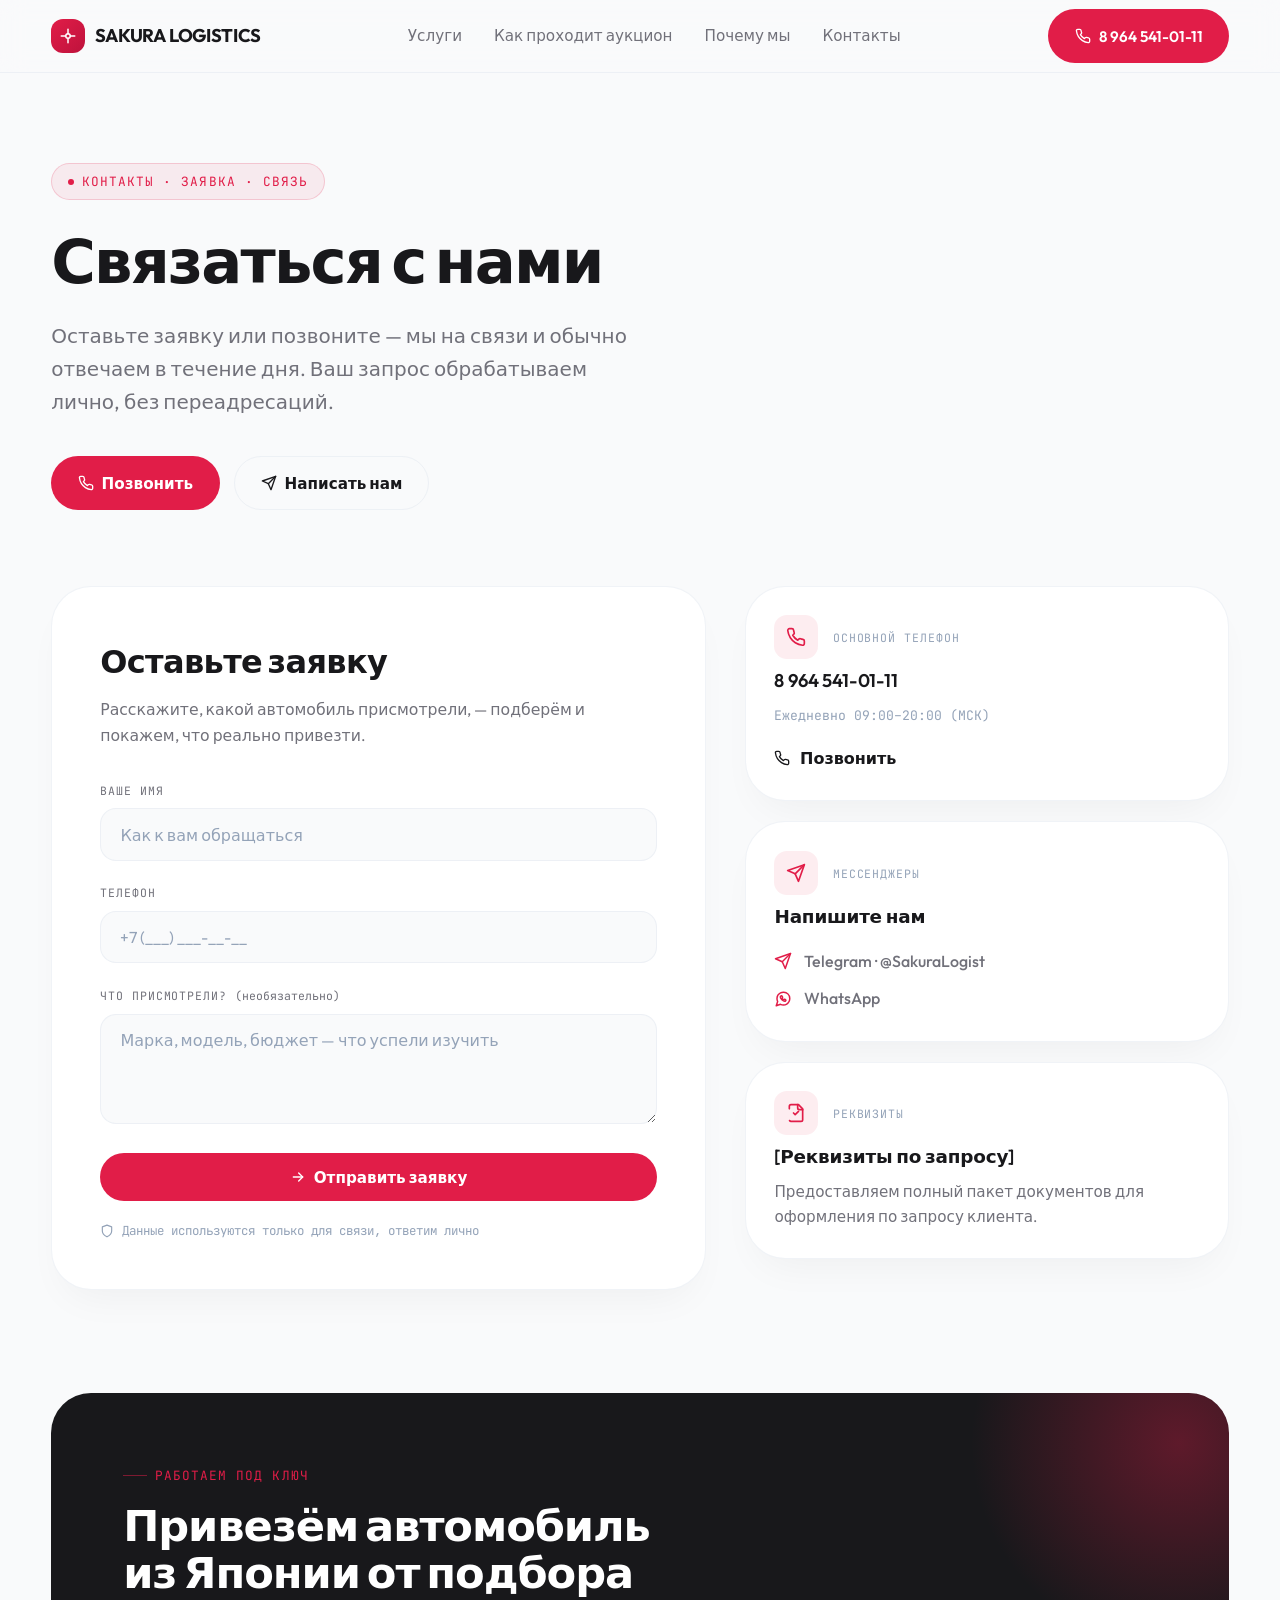
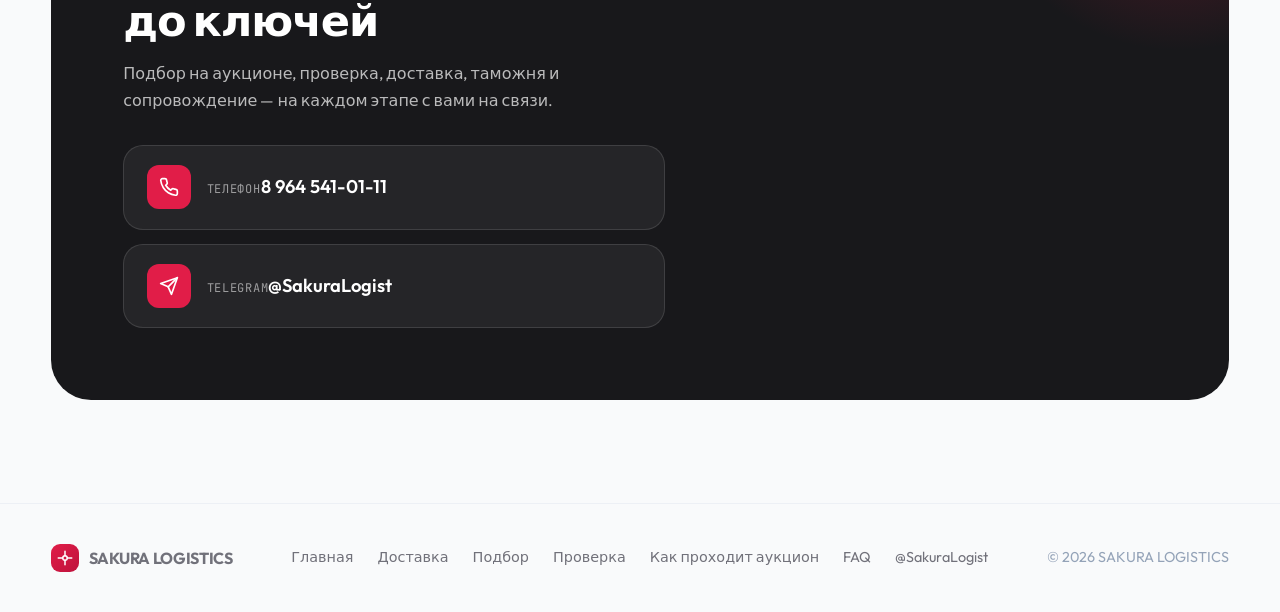
<file: site/contacts.html>
<!DOCTYPE html>
<html lang="ru">
<head><meta name="robots" content="noindex, nofollow"/>
<meta charset="UTF-8">
<meta name="viewport" content="width=device-width, initial-scale=1.0">
<title>Контакты — SAKURA LOGISTICS</title>
<meta name="description" content="Свяжитесь с SAKURA LOGISTICS: форма заявки, телефон 8 964 541-01-11, Telegram @SakuraLogist, WhatsApp. Ответим лично в течение дня.">
<link rel="preconnect" href="https://fonts.googleapis.com">
<link rel="preconnect" href="https://fonts.gstatic.com" crossorigin>
<link href="https://fonts.googleapis.com/css2?family=Outfit:wght@400;500;600;700;800&family=JetBrains+Mono:wght@400;500;600&display=swap" rel="stylesheet">
<link rel="stylesheet" href="assets/style.css">
<style>
  /* ---------- page hero (subpage) ---------- */
  .page-hero{padding:clamp(4rem,10vh,7rem) 0 2.5rem}
  .page-hero h1{font-size:clamp(2.2rem,5vw,3.8rem);max-width:46rem}
  .page-hero .hero-sub{max-width:38rem}

  /* ---------- contact grid (asymmetric) ---------- */
  .contact-grid{display:grid;grid-template-columns:1.15fr 0.85fr;gap:clamp(1.5rem,3vw,2.5rem);align-items:start}

  /* ---------- form card ---------- */
  .form-card{
    background:var(--surface);border:1px solid var(--border);border-radius:var(--radius);
    box-shadow:var(--shadow);padding:clamp(2rem,4vw,3rem);
  }
  .form-card h2{font-weight:700;letter-spacing:-0.02em;font-size:clamp(1.5rem,2.6vw,2rem);margin-bottom:0.6rem}
  .form-card .form-sub{color:var(--steel);font-size:0.98rem;margin-bottom:2rem}
  .field{margin-bottom:1.4rem}
  .field label{
    display:block;font-family:var(--mono);font-size:0.72rem;letter-spacing:0.08em;
    text-transform:uppercase;color:var(--steel);margin-bottom:0.55rem;
  }
  .field input,.field textarea{
    width:100%;background:var(--canvas);border:1px solid var(--border);border-radius:1rem;
    padding:0.95rem 1.2rem;font-family:var(--sans);font-size:1rem;color:var(--ink);
    outline:none;transition:border-color .25s,box-shadow .25s;
  }
  .field input::placeholder,.field textarea::placeholder{color:var(--slate)}
  .field input:focus,.field textarea:focus{border-color:var(--accent);box-shadow:0 0 0 3px rgba(225,29,72,0.15)}
  .field textarea{resize:vertical;min-height:110px}
  .form-note{
    margin-top:1.2rem;font-family:var(--mono);font-size:0.78rem;color:var(--slate);
    display:flex;align-items:center;gap:0.5rem;
  }
  .form-note svg{width:14px;height:14px;flex:none}
  .form-ok{
    display:none;margin-top:1.2rem;padding:0.9rem 1.1rem;border-radius:1rem;
    background:rgba(225,29,72,0.07);border:1px solid rgba(225,29,72,0.2);color:var(--accent-ink);
    font-weight:600;font-size:0.95rem;
  }
  .form-ok.show{display:block}

  /* ---------- aside contacts ---------- */
  .cstack{display:flex;flex-direction:column;gap:1.25rem}
  .ccard{
    background:var(--surface);border:1px solid var(--border);border-radius:var(--radius);
    box-shadow:var(--shadow);padding:1.8rem;
  }
  .ccard .cc-top{display:flex;align-items:center;gap:0.9rem;margin-bottom:0.4rem}
  .ccard .cc-ic{
    width:44px;height:44px;border-radius:13px;flex:none;
    background:rgba(225,29,72,0.08);color:var(--accent);
    display:grid;place-items:center;
  }
  .ccard .cc-ic svg{width:20px;height:20px}
  .ccard .cc-label{font-family:var(--mono);font-size:0.72rem;letter-spacing:0.08em;text-transform:uppercase;color:var(--slate)}
  .ccard h3{font-weight:600;font-size:1.15rem;letter-spacing:-0.01em}
  .ccard .cc-body{color:var(--steel);font-size:0.95rem;margin-top:0.4rem}
  .ccard .cc-body .mono{font-family:var(--mono);font-size:0.82rem;color:var(--slate)}
  .ccard .cc-link{
    display:flex;align-items:center;gap:0.6rem;margin-top:1.1rem;
    font-weight:600;color:var(--ink);text-decoration:none;
  }
  .ccard .cc-link:hover{color:var(--accent);transition:color .2s}
  .ccard .cc-link svg{width:16px;height:16px;flex:none}
  .ccard .cc-list{display:flex;flex-direction:column;gap:0.7rem;margin-top:1rem}
  .ccard .cc-list a{display:flex;align-items:center;gap:0.7rem;text-decoration:none;color:var(--steel);font-weight:500}
  .ccard .cc-list a:hover{color:var(--ink);transition:color .2s}
  .ccard .cc-list svg{width:18px;height:18px;color:var(--accent);flex:none}

  @media (max-width:900px){
    .contact-grid{grid-template-columns:1fr}
  }
</style>
</head>
<body>

<header>
  <div class="container nav">
    <a class="brand" href="index.html">
      <span class="brand-mark">
        <svg viewBox="0 0 24 24" fill="none" stroke="currentColor" stroke-width="2" stroke-linecap="round" stroke-linejoin="round"><circle cx="12" cy="12" r="3"/><path d="M12 9V3M12 21v-6M9 12H3M21 12h-6"/></svg>
      </span>
      <span>SAKURA&nbsp;LOGISTICS</span>
    </a>
    <nav class="nav-links" id="menu">
      <a href="index.html#services">Услуги</a>
      <a href="auction.html">Как проходит аукцион</a>
      <a href="index.html#why">Почему мы</a>
      <a href="index.html#contact">Контакты</a>
    </nav>
    <div class="nav-cta">
      <a class="btn btn-primary" href="tel:+79645410111">
        <svg class="ic" viewBox="0 0 24 24" fill="none" stroke="currentColor" stroke-width="2" stroke-linecap="round" stroke-linejoin="round"><path d="M22 16.92v3a2 2 0 0 1-2.18 2 19.79 19.79 0 0 1-8.63-3.07 19.5 19.5 0 0 1-6-6 19.79 19.79 0 0 1-3.07-8.67A2 2 0 0 1 4.11 2h3a2 2 0 0 1 2 1.72c.13.96.36 1.9.7 2.81a2 2 0 0 1-.45 2.11L8.09 9.91a16 16 0 0 0 6 6l1.27-1.27a2 2 0 0 1 2.11-.45c.91.34 1.85.57 2.81.7A2 2 0 0 1 22 16.92z"/></svg>
        <span class="phone-label">8 964 541-01-11</span>
      </a>
      <button class="burger" id="burger" aria-label="Меню" aria-expanded="false">
        <span></span><span></span><span></span>
      </button>
    </div>
  </div>
</header>

<section class="page-hero">
  <div class="container">
    <span class="eyebrow reveal"><span class="dot"></span> Контакты · заявка · связь</span>
    <h1 class="reveal d1">Связаться с нами</h1>
    <p class="hero-sub reveal d2">Оставьте заявку или позвоните — мы на связи и обычно отвечаем в течение дня. Ваш запрос обрабатываем лично, без переадресаций.</p>
    <div class="hero-ctas reveal d3">
      <a class="btn btn-primary" href="tel:+79645410111">
        <svg class="ic" viewBox="0 0 24 24" fill="none" stroke="currentColor" stroke-width="2" stroke-linecap="round" stroke-linejoin="round"><path d="M22 16.92v3a2 2 0 0 1-2.18 2 19.79 19.79 0 0 1-8.63-3.07 19.5 19.5 0 0 1-6-6 19.79 19.79 0 0 1-3.07-8.67A2 2 0 0 1 4.11 2h3a2 2 0 0 1 2 1.72c.13.96.36 1.9.7 2.81a2 2 0 0 1-.45 2.11L8.09 9.91a16 16 0 0 0 6 6l1.27-1.27a2 2 0 0 1 2.11-.45c.91.34 1.85.57 2.81.7A2 2 0 0 1 22 16.92z"/></svg>
        Позвонить
      </a>
      <a class="btn btn-ghost" href="https://t.me/SakuraLogist" target="_blank" rel="noopener">
        <svg class="ic" viewBox="0 0 24 24" fill="none" stroke="currentColor" stroke-width="2" stroke-linecap="round" stroke-linejoin="round"><path d="m22 2-7 20-4-9-9-4Z"/><path d="M22 2 11 13"/></svg>
        Написать нам
      </a>
    </div>
  </div>
</section>

<section class="sec" id="contact" style="padding-top:0">
  <div class="container contact-grid">
    <div class="form-card reveal d1">
      <h2>Оставьте заявку</h2>
      <p class="form-sub">Расскажите, какой автомобиль присмотрели, — подберём и покажем, что реально привезти.</p>
      <form id="lead-form" novalidate>
        <div class="field">
          <label for="f-name">Ваше имя</label>
          <input id="f-name" name="name" type="text" placeholder="Как к вам обращаться" required>
        </div>
        <div class="field">
          <label for="f-phone">Телефон</label>
          <input id="f-phone" name="phone" type="tel" placeholder="+7 (___) ___-__-__" required>
        </div>
        <div class="field">
          <label for="f-interest">Что присмотрели? <span style="text-transform:none;letter-spacing:0">(необязательно)</span></label>
          <textarea id="f-interest" name="interest" placeholder="Марка, модель, бюджет — что успели изучить"></textarea>
        </div>
        <button class="btn btn-primary" type="submit" style="width:100%;justify-content:center">
          <svg class="ic" viewBox="0 0 24 24" fill="none" stroke="currentColor" stroke-width="2" stroke-linecap="round" stroke-linejoin="round"><path d="m5 12 14 0"/><path d="m13 6 6 6-6 6"/></svg>
          Отправить заявку
        </button>
        <p class="form-note">
          <svg viewBox="0 0 24 24" fill="none" stroke="currentColor" stroke-width="2" stroke-linecap="round" stroke-linejoin="round"><path d="M12 22s8-4 8-10V5l-8-3-8 3v7c0 6 8 10 8 10"/></svg>
          Данные используются только для связи, ответим лично
        </p>
        <p class="form-ok" id="form-ok" role="status">Заявка собрана — сейчас откроем чат для отправки. Нажмите «Отправить» в мессенджере.</p>
      </form>
    </div>

    <aside class="cstack reveal d2">
      <div class="ccard">
        <div class="cc-top">
          <span class="cc-ic"><svg viewBox="0 0 24 24" fill="none" stroke="currentColor" stroke-width="2" stroke-linecap="round" stroke-linejoin="round"><path d="M22 16.92v3a2 2 0 0 1-2.18 2 19.79 19.79 0 0 1-8.63-3.07 19.5 19.5 0 0 1-6-6 19.79 19.79 0 0 1-3.07-8.67A2 2 0 0 1 4.11 2h3a2 2 0 0 1 2 1.72c.13.96.36 1.9.7 2.81a2 2 0 0 1-.45 2.11L8.09 9.91a16 16 0 0 0 6 6l1.27-1.27a2 2 0 0 1 2.11-.45c.91.34 1.85.57 2.81.7A2 2 0 0 1 22 16.92z"/></svg></span>
          <span class="cc-label">Основной телефон</span>
        </div>
        <h3>8 964 541-01-11</h3>
        <p class="cc-body"><span class="mono">Ежедневно 09:00–20:00 (МСК)</span></p>
        <a class="cc-link" href="tel:+79645410111">
          <svg viewBox="0 0 24 24" fill="none" stroke="currentColor" stroke-width="2" stroke-linecap="round" stroke-linejoin="round"><path d="M22 16.92v3a2 2 0 0 1-2.18 2 19.79 19.79 0 0 1-8.63-3.07 19.5 19.5 0 0 1-6-6 19.79 19.79 0 0 1-3.07-8.67A2 2 0 0 1 4.11 2h3a2 2 0 0 1 2 1.72c.13.96.36 1.9.7 2.81a2 2 0 0 1-.45 2.11L8.09 9.91a16 16 0 0 0 6 6l1.27-1.27a2 2 0 0 1 2.11-.45c.91.34 1.85.57 2.81.7A2 2 0 0 1 22 16.92z"/></svg>
          Позвонить
        </a>
      </div>

      <div class="ccard">
        <div class="cc-top">
          <span class="cc-ic"><svg viewBox="0 0 24 24" fill="none" stroke="currentColor" stroke-width="2" stroke-linecap="round" stroke-linejoin="round"><path d="m22 2-7 20-4-9-9-4Z"/><path d="M22 2 11 13"/></svg></span>
          <span class="cc-label">Мессенджеры</span>
        </div>
        <h3>Напишите нам</h3>
        <div class="cc-list">
          <a href="https://t.me/SakuraLogist" target="_blank" rel="noopener">
            <svg viewBox="0 0 24 24" fill="none" stroke="currentColor" stroke-width="2" stroke-linecap="round" stroke-linejoin="round"><path d="m22 2-7 20-4-9-9-4Z"/><path d="M22 2 11 13"/></svg>
            Telegram · @SakuraLogist
          </a>
          <a href="https://wa.me/79645410111" target="_blank" rel="noopener">
            <svg viewBox="0 0 24 24" fill="none" stroke="currentColor" stroke-width="2" stroke-linecap="round" stroke-linejoin="round"><path d="M21 11.5a8.38 8.38 0 0 1-.9 3.8 8.5 8.5 0 0 1-7.6 4.7 8.38 8.38 0 0 1-3.8-.9L3 21l1.9-5.7a8.38 8.38 0 0 1-.9-3.8 8.5 8.5 0 0 1 4.7-7.6 8.38 8.38 0 0 1 3.8-.9h.5a8.48 8.48 0 0 1 8 8v.5Z"/><path d="M8.5 8.5c-.4 1 .3 2.9 2 4.5s3.5 2.4 4.5 2c.5-.2.8-.6.9-1.1.1-.5-.2-.9-.6-1.1l-1-.5c-.3-.1-.6-.1-.9.1l-.8.6c-.7-.4-1.5-1.2-1.9-1.9l.6-.8c.2-.3.2-.6.1-.9l-.5-1c-.2-.4-.6-.7-1.1-.6-.5.1-.9.4-1.1.9Z"/></svg>
            WhatsApp
          </a>
        </div>
      </div>

      <div class="ccard">
        <div class="cc-top">
          <span class="cc-ic"><svg viewBox="0 0 24 24" fill="none" stroke="currentColor" stroke-width="2" stroke-linecap="round" stroke-linejoin="round"><path d="M14 2v4a2 2 0 0 0 2 2h4"/><path d="M4.268 21a2 2 0 0 0 1.727 1H18a2 2 0 0 0 2-2V7l-5-5H6a2 2 0 0 0-2 2v3"/><path d="m9 12 2 2 4-4"/></svg></span>
          <span class="cc-label">Реквизиты</span>
        </div>
        <h3>[Реквизиты по запросу]</h3>
        <p class="cc-body">Предоставляем полный пакет документов для оформления по запросу клиента.</p>
      </div>
    </aside>
  </div>
</section>

<section class="sec" style="padding-top:0">
  <div class="container">
    <div class="contact-panel reveal">
      <div>
        <div class="tag" style="color:var(--accent)">Работаем под ключ</div>
        <h2>Привезём автомобиль из Японии от подбора до ключей</h2>
        <p class="lead">Подбор на аукционе, проверка, доставка, таможня и сопровождение — на каждом этапе с вами на связи.</p>
        <div class="contact-links">
          <a class="c-link" href="tel:+79645410111">
            <span class="ic"><svg viewBox="0 0 24 24" fill="none" stroke="currentColor" stroke-width="2" stroke-linecap="round" stroke-linejoin="round"><path d="M22 16.92v3a2 2 0 0 1-2.18 2 19.79 19.79 0 0 1-8.63-3.07 19.5 19.5 0 0 1-6-6 19.79 19.79 0 0 1-3.07-8.67A2 2 0 0 1 4.11 2h3a2 2 0 0 1 2 1.72c.13.96.36 1.9.7 2.81a2 2 0 0 1-.45 2.11L8.09 9.91a16 16 0 0 0 6 6l1.27-1.27a2 2 0 0 1 2.11-.45c.91.34 1.85.57 2.81.7A2 2 0 0 1 22 16.92z"/></svg></span>
            <div><span class="lbl">Телефон</span><span class="val">8 964 541-01-11</span></div>
          </a>
          <a class="c-link" href="https://t.me/SakuraLogist" target="_blank" rel="noopener">
            <span class="ic"><svg viewBox="0 0 24 24" fill="none" stroke="currentColor" stroke-width="2" stroke-linecap="round" stroke-linejoin="round"><path d="m22 2-7 20-4-9-9-4Z"/><path d="M22 2 11 13"/></svg></span>
            <div><span class="lbl">Telegram</span><span class="val">@SakuraLogist</span></div>
          </a>
        </div>
      </div>
    </div>
  </div>
</section>

<footer>
  <div class="container foot">
    <a class="brand" href="index.html" style="font-size:1rem">
      <span class="brand-mark" style="width:28px;height:28px;border-radius:9px">
        <svg viewBox="0 0 24 24" fill="none" stroke="currentColor" stroke-width="2" stroke-linecap="round" stroke-linejoin="round"><circle cx="12" cy="12" r="3"/><path d="M12 9V3M12 21v-6M9 12H3M21 12h-6"/></svg>
      </span>
      SAKURA&nbsp;LOGISTICS
    </a>
    <div class="fb">
      <a href="index.html">Главная</a>
      <a href="delivery.html">Доставка</a>
      <a href="catalog.html">Подбор</a>
      <a href="check.html">Проверка</a>
      <a href="auction.html">Как проходит аукцион</a>
      <a href="faq.html">FAQ</a>
      <a href="https://t.me/SakuraLogist" target="_blank" rel="noopener">@SakuraLogist</a>
    </div>
    <span>© <span id="year">2026</span> SAKURA LOGISTICS</span>
  </div>
</footer>

<script src="assets/app.js"></script>
<script>
  // форма заявки: собираем текст и открываем чат Telegram с готовым сообщением
  const form=document.getElementById('lead-form');
  const ok=document.getElementById('form-ok');
  form.addEventListener('submit',e=>{
    e.preventDefault();
    const name=document.getElementById('f-name').value.trim();
    const phone=document.getElementById('f-phone').value.trim();
    const interest=document.getElementById('f-interest').value.trim();
    if(!name||!phone)return;
    let msg='Здравствуйте! Заявка с сайта SAKURA LOGISTICS.';
    if(name)msg+='\nИмя: '+name;
    if(phone)msg+='\nТелефон: '+phone;
    if(interest)msg+='\nАвто: '+interest;
    window.open('https://t.me/SakuraLogist?text='+encodeURIComponent(msg),'_blank','noopener');
    ok.classList.add('show');
  });
</script>
</body>
</html>
</file>
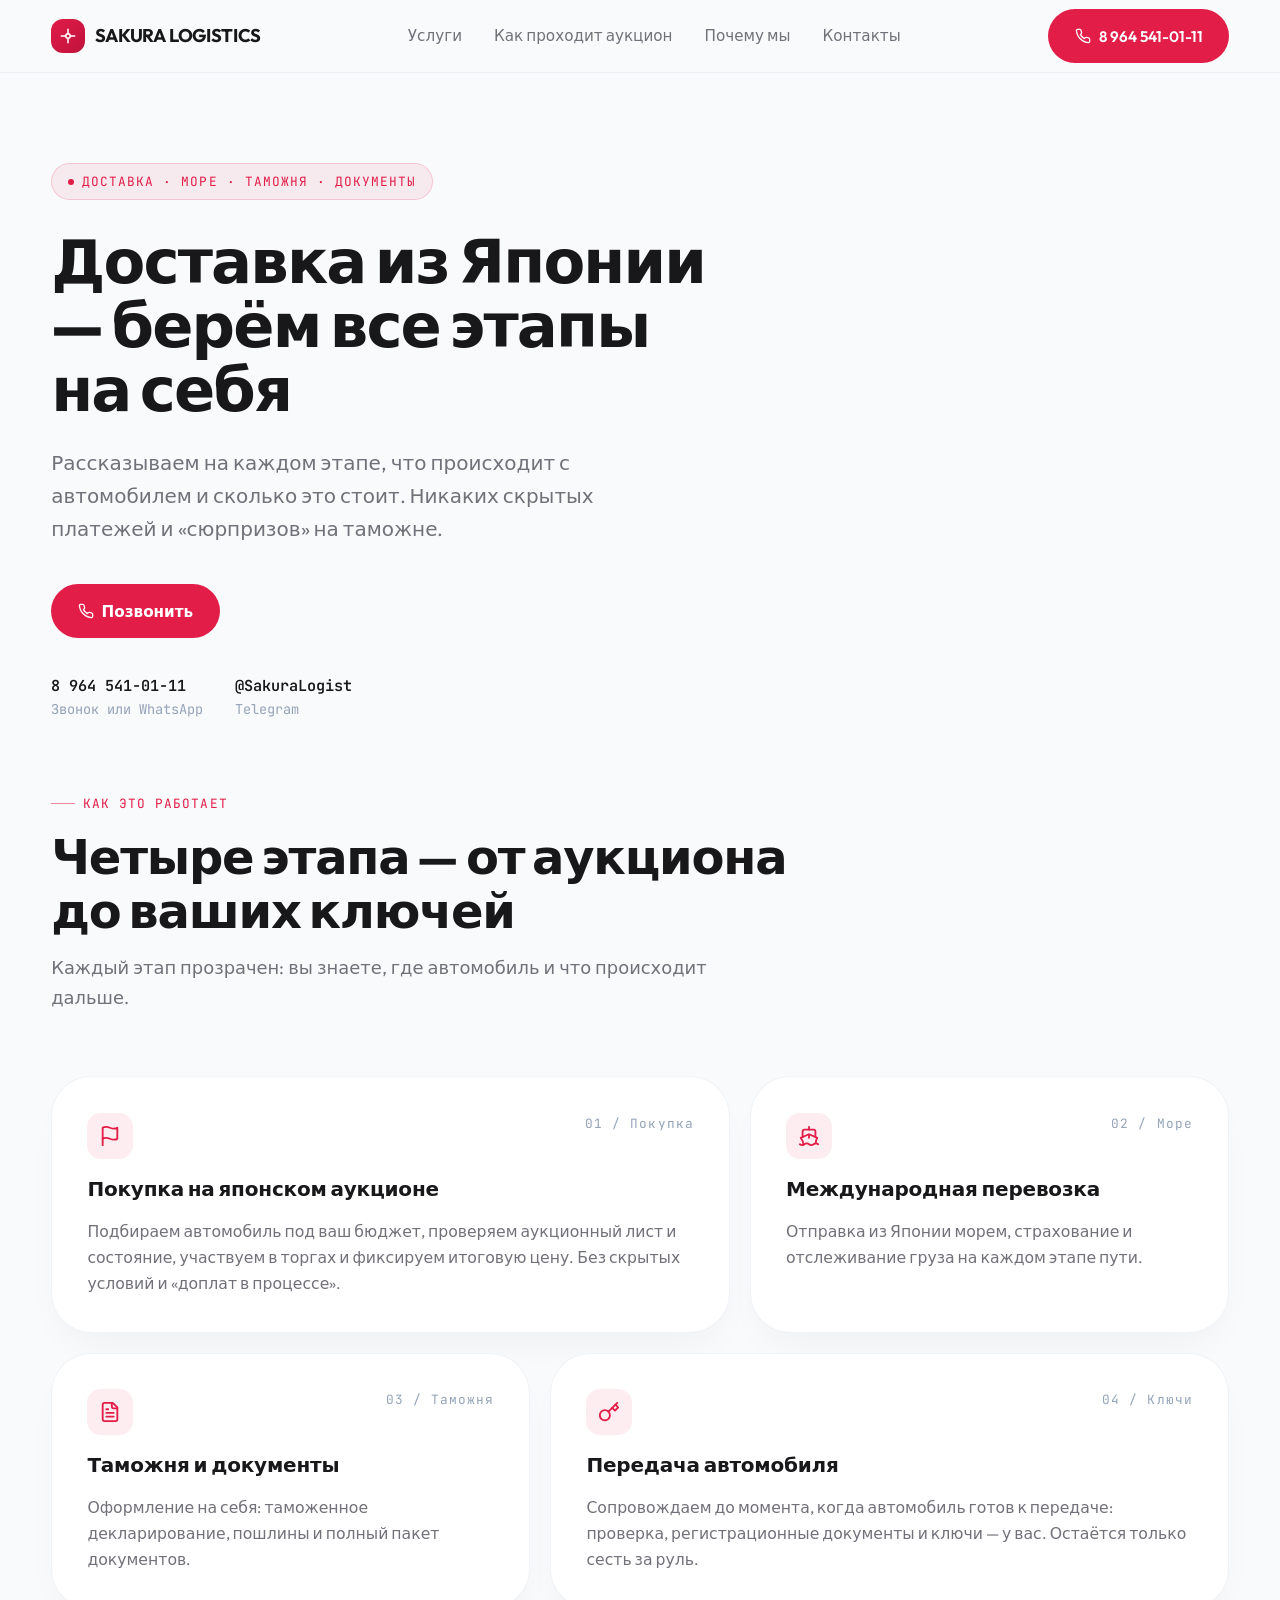
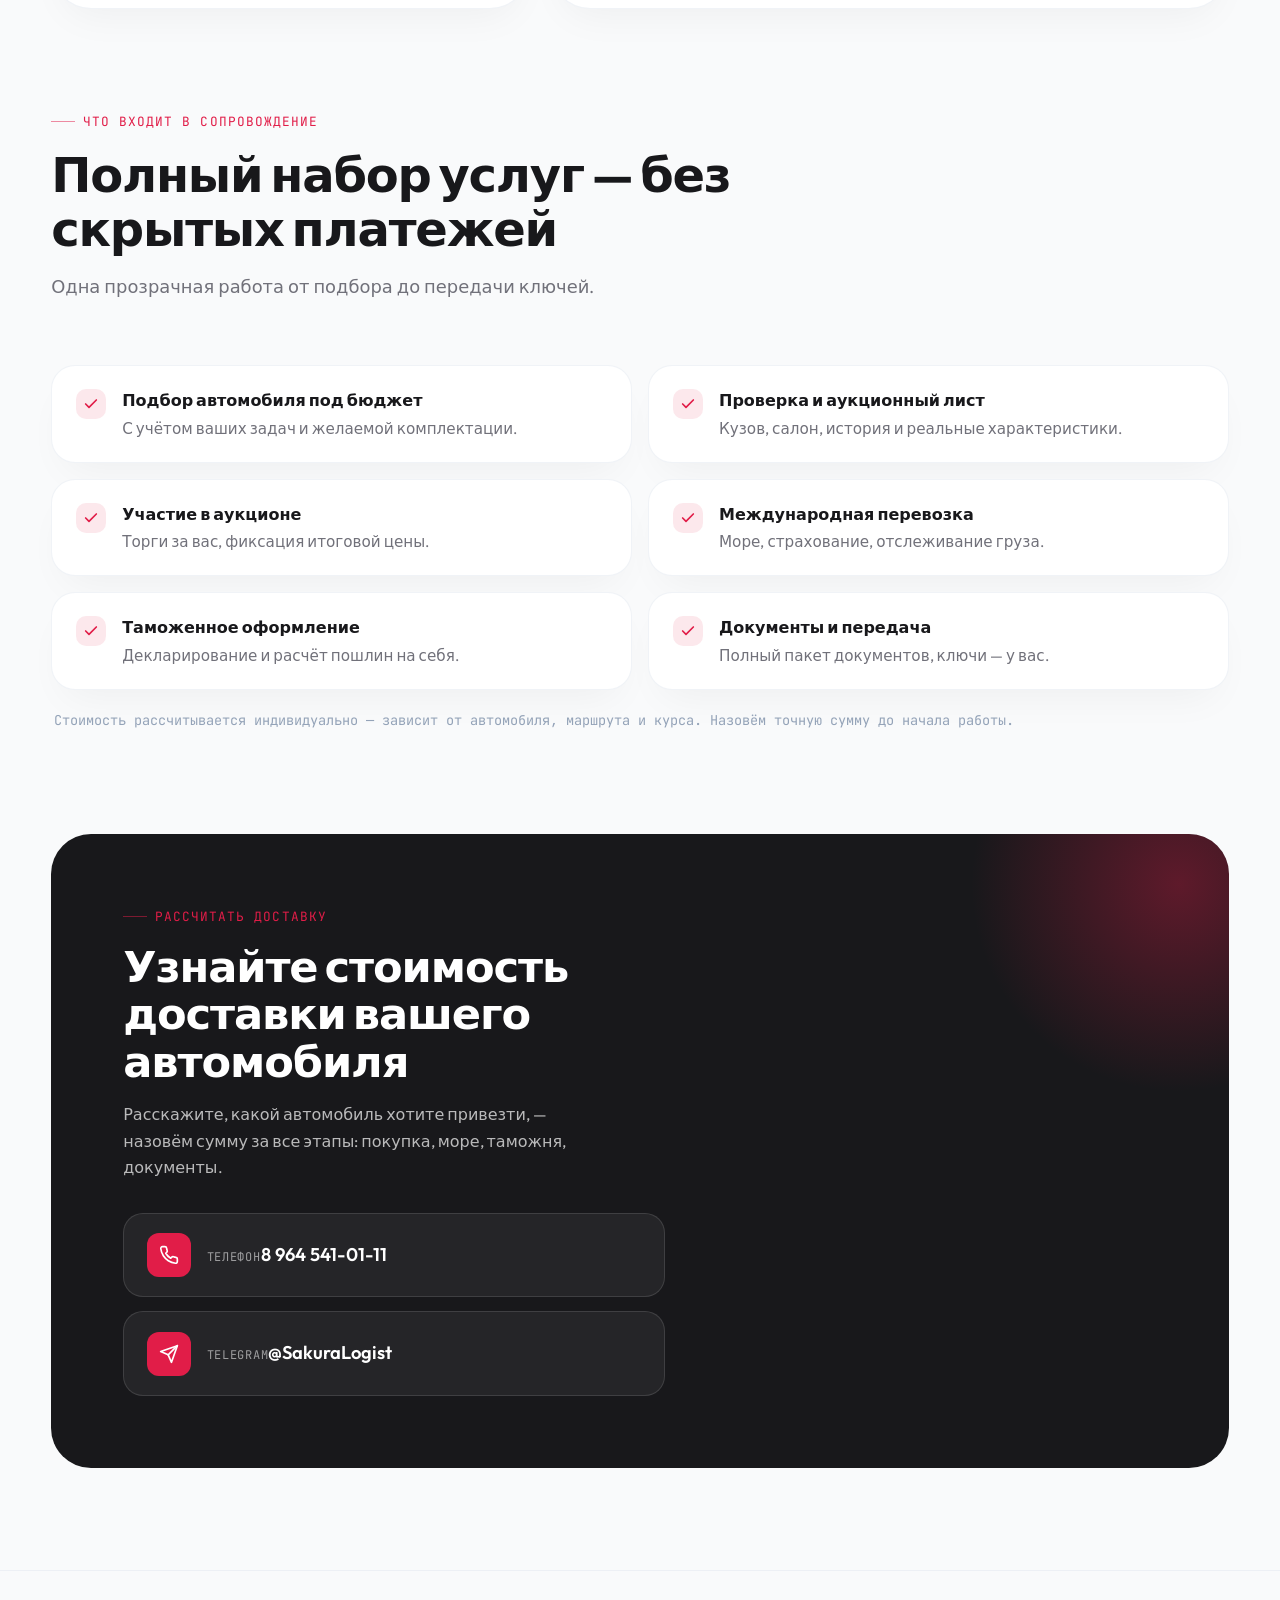
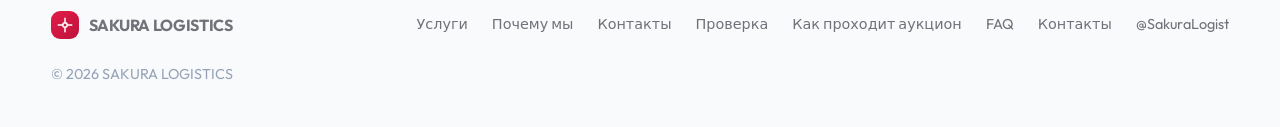
<file: site/delivery.html>
<!DOCTYPE html>
<html lang="ru">
<head><meta name="robots" content="noindex, nofollow"/>
<meta charset="UTF-8">
<meta name="viewport" content="width=device-width, initial-scale=1.0">
<title>Доставка и таможня — SAKURA LOGISTICS</title>
<meta name="description" content="Доставка автомобиля из Японии под ключ: покупка на аукционе, море, таможня, документы, передача ключей. Прозрачно, без скрытых платежей. SAKURA LOGISTICS.">
<link rel="preconnect" href="https://fonts.googleapis.com">
<link rel="preconnect" href="https://fonts.gstatic.com" crossorigin>
<link href="https://fonts.googleapis.com/css2?family=Outfit:wght@400;500;600;700;800&family=JetBrains+Mono:wght@400;500;600&display=swap" rel="stylesheet">
<link rel="stylesheet" href="assets/style.css">
<style>
  /* ---------- page hero (subpage) ---------- */
  .page-hero{padding:clamp(4rem,10vh,7rem) 0 2.5rem}
  .page-hero h1{font-size:clamp(2.2rem,5vw,3.8rem);max-width:44rem}
  .page-hero .hero-sub{max-width:38rem}
  .page-hero .hero-meta{margin-bottom:2rem}

  /* ---------- steps timeline ---------- */
  .steps{display:grid;grid-template-columns:repeat(12,1fr);gap:1.25rem}
  .step{
    background:var(--surface);border:1px solid var(--border);border-radius:var(--radius);
    padding:2.2rem;box-shadow:var(--shadow);
    display:flex;flex-direction:column;gap:1.1rem;position:relative;
  }
  .step:hover{transform:translateY(-3px);transition:transform .35s cubic-bezier(0.34,1.56,0.64,1)}
  .step .step-top{display:flex;justify-content:space-between;align-items:flex-start;gap:1rem}
  .step .ic{
    width:46px;height:46px;border-radius:14px;flex:none;
    background:rgba(225,29,72,0.08);color:var(--accent);
    display:grid;place-items:center;
  }
  .step .ic svg{width:22px;height:22px}
  .step-num{
    font-family:var(--mono);font-size:0.8rem;letter-spacing:0.08em;
    color:var(--slate);white-space:nowrap;
  }
  .step h3{font-weight:600;font-size:1.25rem;letter-spacing:-0.01em;line-height:1.25}
  .step p{color:var(--steel);font-size:0.98rem}
  .step.wide{grid-column:span 7}
  .step.narrow{grid-column:span 5}

  /* ---------- scope list ---------- */
  .scope{list-style:none;display:grid;grid-template-columns:1fr 1fr;gap:1rem}
  .scope li{
    display:flex;gap:1rem;align-items:flex-start;
    background:var(--surface);border:1px solid var(--border);border-radius:1.5rem;
    padding:1.3rem 1.5rem;box-shadow:var(--shadow);
  }
  .scope .chk{
    width:30px;height:30px;border-radius:10px;flex:none;
    background:rgba(225,29,72,0.1);color:var(--accent);
    display:grid;place-items:center;margin-top:2px;
  }
  .scope .chk svg{width:16px;height:16px}
  .scope b{display:block;font-weight:600;margin-bottom:0.15rem}
  .scope p{color:var(--steel);font-size:0.95rem}

  @media (max-width:900px){
    .step.wide,.step.narrow{grid-column:span 12}
    .scope{grid-template-columns:1fr}
  }
</style>
</head>
<body>

<header>
  <div class="container nav">
    <a class="brand" href="index.html">
      <span class="brand-mark">
        <svg viewBox="0 0 24 24" fill="none" stroke="currentColor" stroke-width="2" stroke-linecap="round" stroke-linejoin="round"><circle cx="12" cy="12" r="3"/><path d="M12 9V3M12 21v-6M9 12H3M21 12h-6"/></svg>
      </span>
      <span>SAKURA&nbsp;LOGISTICS</span>
    </a>
    <nav class="nav-links" id="menu">
      <a href="index.html#services">Услуги</a>
      <a href="auction.html">Как проходит аукцион</a>
      <a href="index.html#why">Почему мы</a>
      <a href="index.html#contact">Контакты</a>
    </nav>
    <div class="nav-cta">
      <a class="btn btn-primary" href="tel:+79645410111">
        <svg class="ic" viewBox="0 0 24 24" fill="none" stroke="currentColor" stroke-width="2" stroke-linecap="round" stroke-linejoin="round"><path d="M22 16.92v3a2 2 0 0 1-2.18 2 19.79 19.79 0 0 1-8.63-3.07 19.5 19.5 0 0 1-6-6 19.79 19.79 0 0 1-3.07-8.67A2 2 0 0 1 4.11 2h3a2 2 0 0 1 2 1.72c.13.96.36 1.9.7 2.81a2 2 0 0 1-.45 2.11L8.09 9.91a16 16 0 0 0 6 6l1.27-1.27a2 2 0 0 1 2.11-.45c.91.34 1.85.57 2.81.7A2 2 0 0 1 22 16.92z"/></svg>
        <span class="phone-label">8 964 541-01-11</span>
      </a>
      <button class="burger" id="burger" aria-label="Меню" aria-expanded="false">
        <span></span><span></span><span></span>
      </button>
    </div>
  </div>
</header>

<section class="page-hero">
  <div class="container">
    <span class="eyebrow reveal"><span class="dot"></span> Доставка · море · таможня · документы</span>
    <h1 class="reveal d1">Доставка из&nbsp;Японии — берём все этапы на&nbsp;себя</h1>
    <p class="hero-sub reveal d2">Рассказываем на каждом этапе, что происходит с автомобилем и сколько это стоит. Никаких скрытых платежей и «сюрпризов» на таможне.</p>
    <div class="hero-ctas reveal d3">
      <a class="btn btn-primary" href="tel:+79645410111">
        <svg class="ic" viewBox="0 0 24 24" fill="none" stroke="currentColor" stroke-width="2" stroke-linecap="round" stroke-linejoin="round"><path d="M22 16.92v3a2 2 0 0 1-2.18 2 19.79 19.79 0 0 1-8.63-3.07 19.5 19.5 0 0 1-6-6 19.79 19.79 0 0 1-3.07-8.67A2 2 0 0 1 4.11 2h3a2 2 0 0 1 2 1.72c.13.96.36 1.9.7 2.81a2 2 0 0 1-.45 2.11L8.09 9.91a16 16 0 0 0 6 6l1.27-1.27a2 2 0 0 1 2.11-.45c.91.34 1.85.57 2.81.7A2 2 0 0 1 22 16.92z"/></svg>
        Позвонить
      </a>
    </div>
    <div class="hero-meta reveal d4">
      <div><b>8 964 541-01-11</b>Звонок или WhatsApp</div>
      <div><b>@SakuraLogist</b>Telegram</div>
    </div>
  </div>
</section>

<section class="sec" id="steps" style="padding-top:0">
  <div class="container">
    <div class="sec-head reveal">
      <div class="tag">Как это работает</div>
      <h2>Четыре этапа — от аукциона до ваших ключей</h2>
      <p>Каждый этап прозрачен: вы знаете, где автомобиль и что происходит дальше.</p>
    </div>
    <div class="steps">
      <article class="step wide reveal d1">
        <div class="step-top">
          <span class="ic"><svg viewBox="0 0 24 24" fill="none" stroke="currentColor" stroke-width="2" stroke-linecap="round" stroke-linejoin="round"><path d="M4 15s1-1 4-1 5 2 8 2 4-1 4-1V3s-1 1-4 1-5-2-8-2-4 1-4 1z"/><line x1="4" x2="4" y1="22" y2="15"/></svg></span>
          <span class="step-num">01 / Покупка</span>
        </div>
        <h3>Покупка на японском аукционе</h3>
        <p>Подбираем автомобиль под ваш бюджет, проверяем аукционный лист и состояние, участвуем в торгах и фиксируем итоговую цену. Без скрытых условий и «доплат в процессе».</p>
      </article>
      <article class="step narrow reveal d2">
        <div class="step-top">
          <span class="ic"><svg viewBox="0 0 24 24" fill="none" stroke="currentColor" stroke-width="2" stroke-linecap="round" stroke-linejoin="round"><path d="M12 10.189V14"/><path d="M12 2v3"/><path d="M19 13V7a2 2 0 0 0-2-2H7a2 2 0 0 0-2 2v6"/><path d="M19.38 20A11.6 11.6 0 0 1 21 14l-8.188-3.639a2 2 0 0 0-1.624 0L3 14a11.6 11.6 0 0 1 2.81 7.76"/><path d="M2 21c.6.5 1.2 1 2.5 1 2.5 0 2.5-2 5-2 1.3 0 1.9.5 2.5 1s1.2 1 2.5 1c2.5 0 2.5-2 5-2 1.3 0 1.9.5 2.5 1"/></svg></span>
          <span class="step-num">02 / Море</span>
        </div>
        <h3>Международная перевозка</h3>
        <p>Отправка из Японии морем, страхование и отслеживание груза на каждом этапе пути.</p>
      </article>
      <article class="step narrow reveal d3">
        <div class="step-top">
          <span class="ic"><svg viewBox="0 0 24 24" fill="none" stroke="currentColor" stroke-width="2" stroke-linecap="round" stroke-linejoin="round"><path d="M15 2H6a2 2 0 0 0-2 2v16a2 2 0 0 0 2 2h12a2 2 0 0 0 2-2V7Z"/><path d="M14 2v4a2 2 0 0 0 2 2h4"/><path d="M16 13H8"/><path d="M16 17H8"/><path d="M10 9H8"/></svg></span>
          <span class="step-num">03 / Таможня</span>
        </div>
        <h3>Таможня и документы</h3>
        <p>Оформление на себя: таможенное декларирование, пошлины и полный пакет документов.</p>
      </article>
      <article class="step wide reveal d4">
        <div class="step-top">
          <span class="ic"><svg viewBox="0 0 24 24" fill="none" stroke="currentColor" stroke-width="2" stroke-linecap="round" stroke-linejoin="round"><circle cx="7.5" cy="15.5" r="5.5"/><path d="m21 2-9.6 9.6"/><path d="m15.5 7.5 3 3L22 7l-3-3"/></svg></span>
          <span class="step-num">04 / Ключи</span>
        </div>
        <h3>Передача автомобиля</h3>
        <p>Сопровождаем до момента, когда автомобиль готов к передаче: проверка, регистрационные документы и ключи — у вас. Остаётся только сесть за руль.</p>
      </article>
    </div>
  </div>
</section>

<section class="sec" id="scope" style="padding-top:0">
  <div class="container">
    <div class="sec-head reveal">
      <div class="tag">Что входит в сопровождение</div>
      <h2>Полный набор услуг — без скрытых платежей</h2>
      <p>Одна прозрачная работа от подбора до передачи ключей.</p>
    </div>
    <ul class="scope">
      <li class="reveal d1">
        <span class="chk"><svg viewBox="0 0 24 24" fill="none" stroke="currentColor" stroke-width="2.5" stroke-linecap="round" stroke-linejoin="round"><path d="M20 6 9 17l-5-5"/></svg></span>
        <div><b>Подбор автомобиля под бюджет</b><p>С учётом ваших задач и желаемой комплектации.</p></div>
      </li>
      <li class="reveal d2">
        <span class="chk"><svg viewBox="0 0 24 24" fill="none" stroke="currentColor" stroke-width="2.5" stroke-linecap="round" stroke-linejoin="round"><path d="M20 6 9 17l-5-5"/></svg></span>
        <div><b>Проверка и аукционный лист</b><p>Кузов, салон, история и реальные характеристики.</p></div>
      </li>
      <li class="reveal d3">
        <span class="chk"><svg viewBox="0 0 24 24" fill="none" stroke="currentColor" stroke-width="2.5" stroke-linecap="round" stroke-linejoin="round"><path d="M20 6 9 17l-5-5"/></svg></span>
        <div><b>Участие в аукционе</b><p>Торги за вас, фиксация итоговой цены.</p></div>
      </li>
      <li class="reveal d4">
        <span class="chk"><svg viewBox="0 0 24 24" fill="none" stroke="currentColor" stroke-width="2.5" stroke-linecap="round" stroke-linejoin="round"><path d="M20 6 9 17l-5-5"/></svg></span>
        <div><b>Международная перевозка</b><p>Море, страхование, отслеживание груза.</p></div>
      </li>
      <li class="reveal d3">
        <span class="chk"><svg viewBox="0 0 24 24" fill="none" stroke="currentColor" stroke-width="2.5" stroke-linecap="round" stroke-linejoin="round"><path d="M20 6 9 17l-5-5"/></svg></span>
        <div><b>Таможенное оформление</b><p>Декларирование и расчёт пошлин на себя.</p></div>
      </li>
      <li class="reveal d4">
        <span class="chk"><svg viewBox="0 0 24 24" fill="none" stroke="currentColor" stroke-width="2.5" stroke-linecap="round" stroke-linejoin="round"><path d="M20 6 9 17l-5-5"/></svg></span>
        <div><b>Документы и передача</b><p>Полный пакет документов, ключи — у вас.</p></div>
      </li>
    </ul>
    <p class="why-note reveal">Стоимость рассчитывается индивидуально — зависит от автомобиля, маршрута и курса. Назовём точную сумму до начала работы.</p>
  </div>
</section>

<section class="sec" id="contact" style="padding-top:0">
  <div class="container">
    <div class="contact-panel reveal">
      <div>
        <div class="tag" style="color:var(--accent)">Рассчитать доставку</div>
        <h2>Узнайте стоимость доставки вашего автомобиля</h2>
        <p class="lead">Расскажите, какой автомобиль хотите привезти, — назовём сумму за все этапы: покупка, море, таможня, документы.</p>
        <div class="contact-links">
          <a class="c-link" href="tel:+79645410111">
            <span class="ic"><svg viewBox="0 0 24 24" fill="none" stroke="currentColor" stroke-width="2" stroke-linecap="round" stroke-linejoin="round"><path d="M22 16.92v3a2 2 0 0 1-2.18 2 19.79 19.79 0 0 1-8.63-3.07 19.5 19.5 0 0 1-6-6 19.79 19.79 0 0 1-3.07-8.67A2 2 0 0 1 4.11 2h3a2 2 0 0 1 2 1.72c.13.96.36 1.9.7 2.81a2 2 0 0 1-.45 2.11L8.09 9.91a16 16 0 0 0 6 6l1.27-1.27a2 2 0 0 1 2.11-.45c.91.34 1.85.57 2.81.7A2 2 0 0 1 22 16.92z"/></svg></span>
            <div><span class="lbl">Телефон</span><span class="val">8 964 541-01-11</span></div>
          </a>
          <a class="c-link" href="https://t.me/SakuraLogist" target="_blank" rel="noopener">
            <span class="ic"><svg viewBox="0 0 24 24" fill="none" stroke="currentColor" stroke-width="2" stroke-linecap="round" stroke-linejoin="round"><path d="m22 2-7 20-4-9-9-4Z"/><path d="M22 2 11 13"/></svg></span>
            <div><span class="lbl">Telegram</span><span class="val">@SakuraLogist</span></div>
          </a>
        </div>
      </div>
    </div>
  </div>
</section>

<footer>
  <div class="container foot">
    <a class="brand" href="index.html" style="font-size:1rem">
      <span class="brand-mark" style="width:28px;height:28px;border-radius:9px">
        <svg viewBox="0 0 24 24" fill="none" stroke="currentColor" stroke-width="2" stroke-linecap="round" stroke-linejoin="round"><circle cx="12" cy="12" r="3"/><path d="M12 9V3M12 21v-6M9 12H3M21 12h-6"/></svg>
      </span>
      SAKURA&nbsp;LOGISTICS
    </a>
    <div class="fb">
      <a href="index.html#services">Услуги</a>
      <a href="index.html#why">Почему мы</a>
      <a href="index.html#contact">Контакты</a>
      <a href="check.html">Проверка</a>
      <a href="auction.html">Как проходит аукцион</a>
      <a href="faq.html">FAQ</a>
      <a href="contacts.html">Контакты</a>
      <a href="https://t.me/SakuraLogist" target="_blank" rel="noopener">@SakuraLogist</a>
    </div>
    <span>© <span id="year">2026</span> SAKURA LOGISTICS</span>
  </div>
</footer>

<script src="assets/app.js"></script>
</body>
</html>
</file>
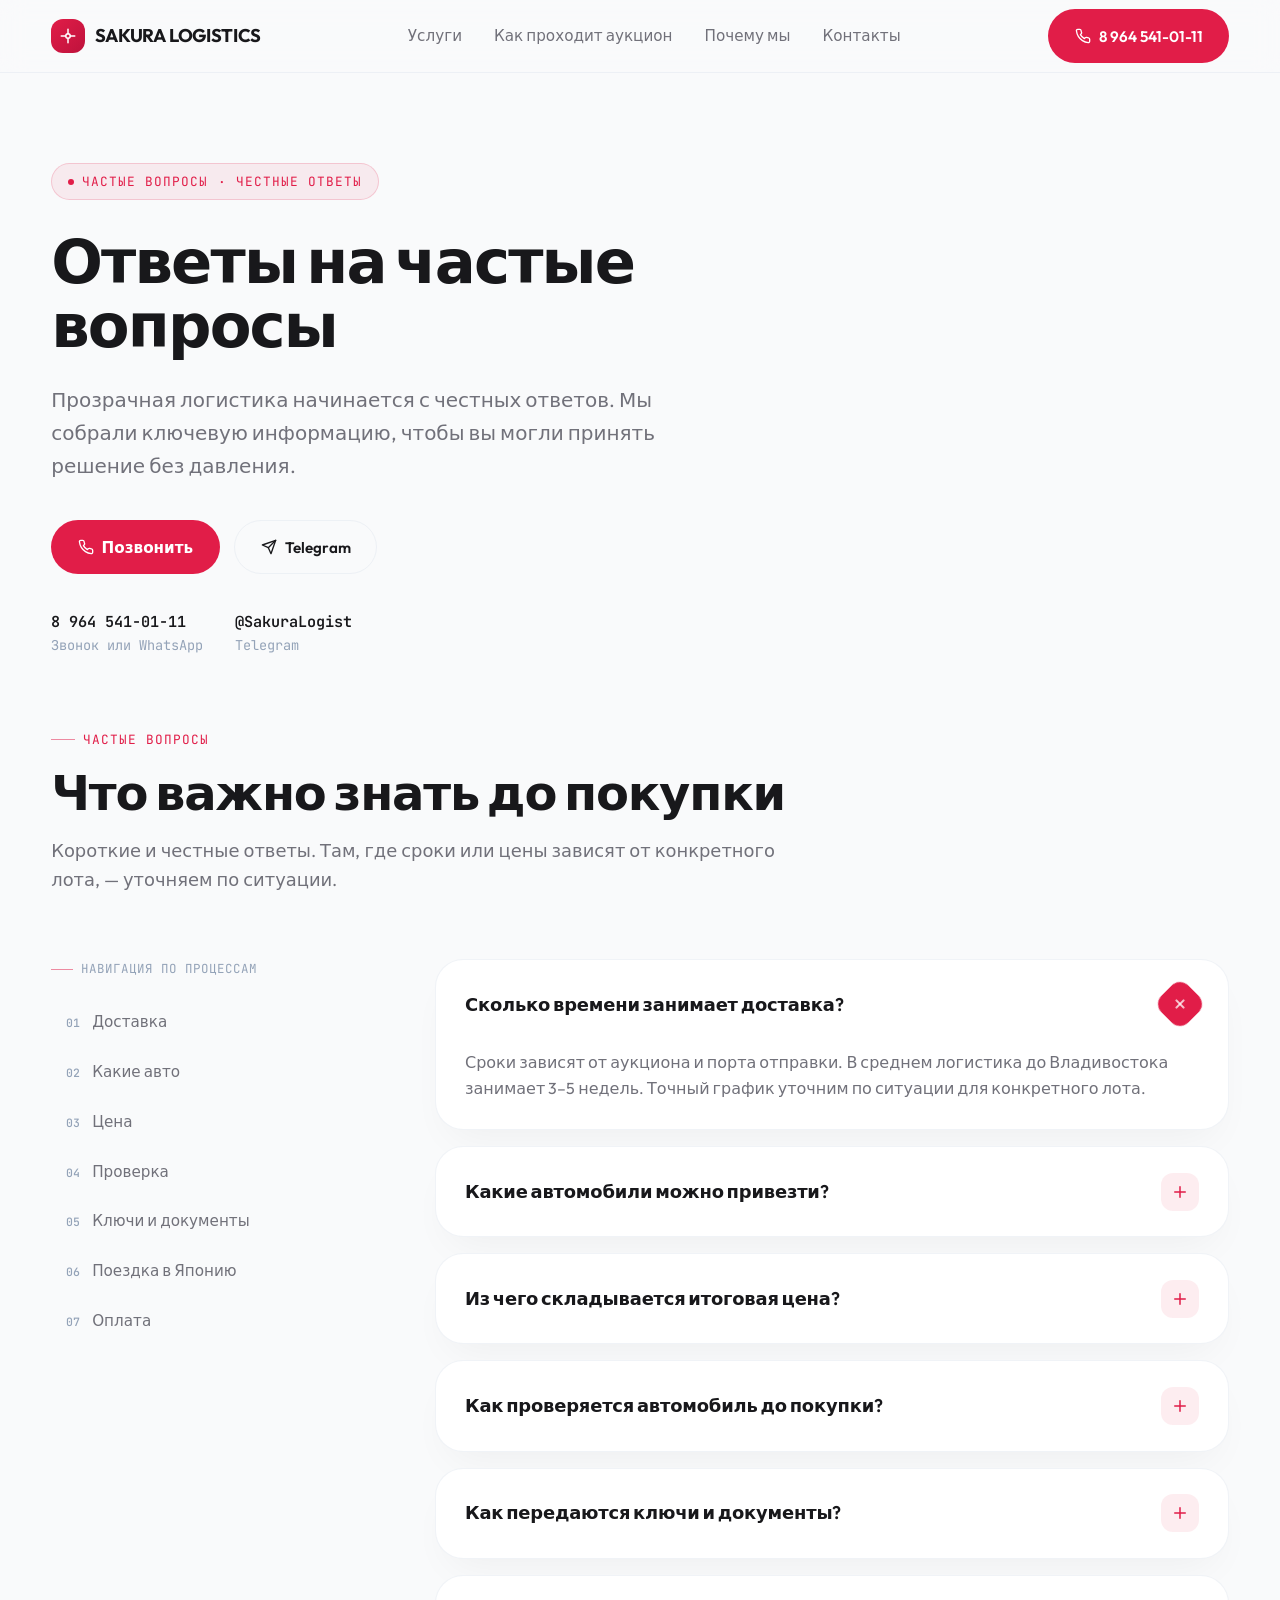
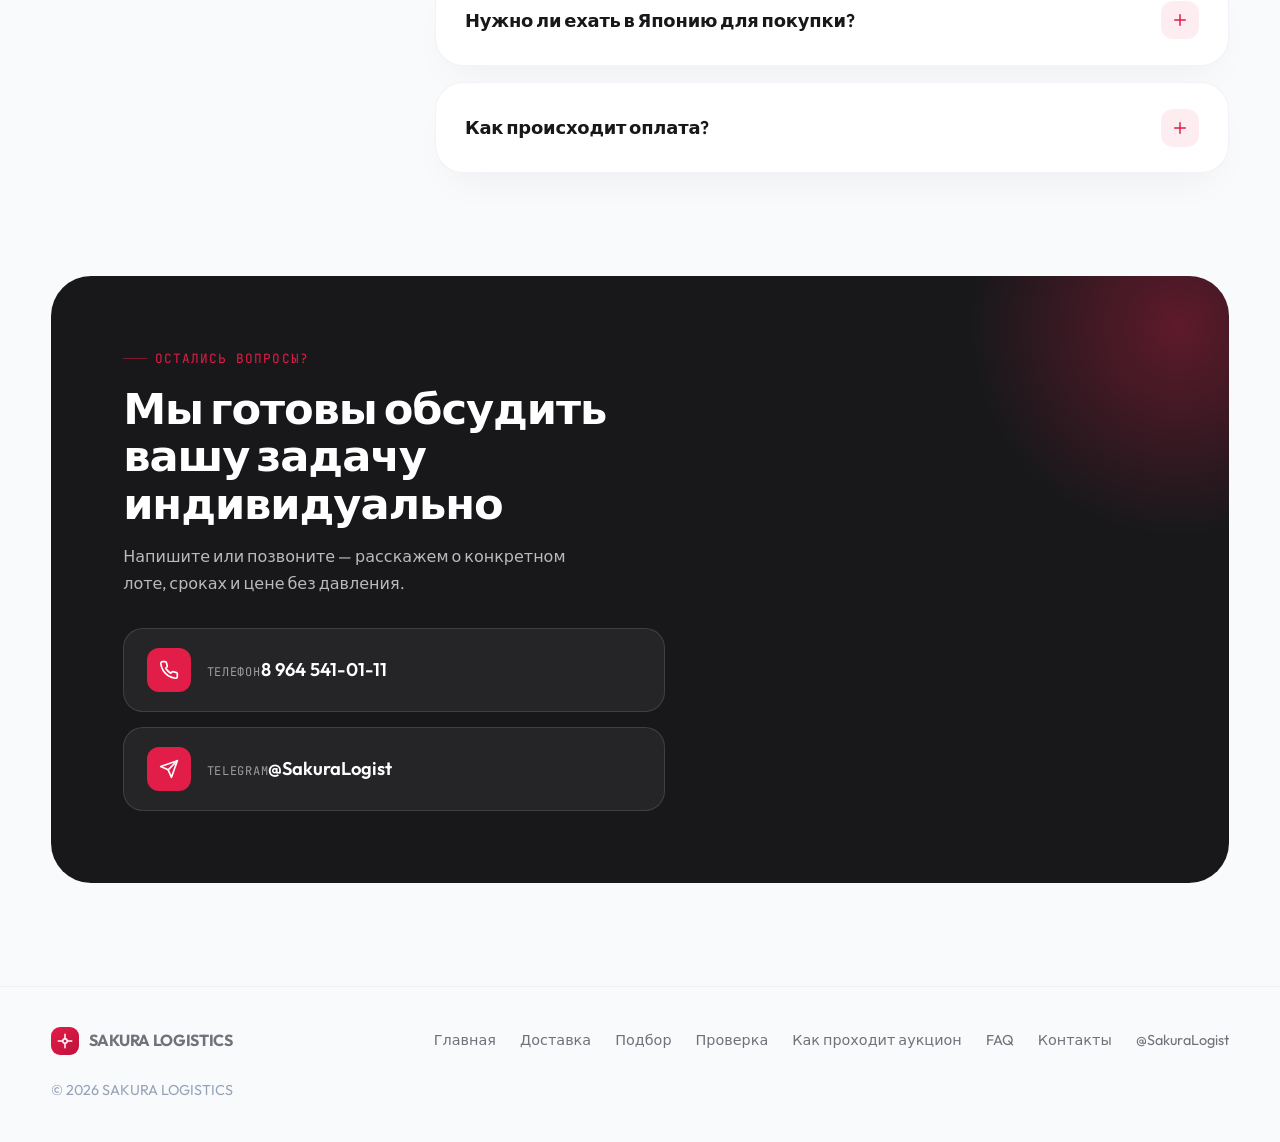
<file: site/faq.html>
<!DOCTYPE html>
<html lang="ru">
<head><meta name="robots" content="noindex, nofollow"/>
<meta charset="UTF-8">
<meta name="viewport" content="width=device-width, initial-scale=1.0">
<title>Частые вопросы — SAKURA LOGISTICS</title>
<meta name="description" content="Честные ответы на частые вопросы о покупке автомобиля из Японии: сроки доставки, санкционные автомобили, цена, проверка, документы и оплата.">
<link rel="preconnect" href="https://fonts.googleapis.com">
<link rel="preconnect" href="https://fonts.gstatic.com" crossorigin>
<link href="https://fonts.googleapis.com/css2?family=Outfit:wght@400;500;600;700;800&family=JetBrains+Mono:wght@400;500;600&display=swap" rel="stylesheet">
<link rel="stylesheet" href="assets/style.css">
<style>
  /* ---------- page hero (subpage) ---------- */
  .page-hero{padding:clamp(4rem,10vh,7rem) 0 2.5rem}
  .page-hero h1{font-size:clamp(2.2rem,5vw,3.8rem);max-width:46rem}
  .page-hero .hero-sub{max-width:40rem}
  .page-hero .hero-meta{margin-bottom:2rem}

  /* ---------- faq layout (asymmetric) ---------- */
  .faq-wrap{display:grid;grid-template-columns:320px 1fr;gap:clamp(2rem,5vw,5rem);align-items:start}
  .faq-nav{position:sticky;top:120px;display:flex;flex-direction:column;gap:0.35rem}
  .faq-nav .nav-cap{
    font-family:var(--mono);font-size:0.78rem;letter-spacing:0.08em;
    text-transform:uppercase;color:var(--slate);margin-bottom:0.9rem;
    display:flex;align-items:center;gap:0.5rem;
  }
  .faq-nav .nav-cap::before{content:"";width:22px;height:1px;background:var(--accent);opacity:.5}
  .faq-nav a{
    text-decoration:none;color:var(--steel);font-size:0.95rem;font-weight:500;
    padding:0.6rem 0.9rem;border-radius:0.9rem;display:flex;gap:0.7rem;align-items:baseline;
    transition:background .25s,color .25s;
  }
  .faq-nav a:hover{color:var(--ink);background:var(--surface)}
  .faq-nav a .n{
    font-family:var(--mono);font-size:0.72rem;color:var(--slate);letter-spacing:0.06em;
    flex:none;transition:color .25s;
  }
  .faq-nav a:hover .n{color:var(--accent)}

  /* ---------- accordion ---------- */
  .faq-list{display:flex;flex-direction:column;gap:1rem}
  details.faq-item{
    background:var(--surface);border:1px solid var(--border);border-radius:1.75rem;
    box-shadow:var(--shadow);overflow:hidden;
  }
  details.faq-item summary{
    list-style:none;cursor:pointer;user-select:none;
    display:flex;align-items:center;justify-content:space-between;gap:1.2rem;
    padding:1.6rem 1.8rem;font-weight:600;font-size:1.12rem;letter-spacing:-0.01em;
  }
  details.faq-item summary::-webkit-details-marker{display:none}
  details.faq-item summary:hover{color:var(--accent);transition:color .2s}
  details.faq-item .q-ic{
    width:38px;height:38px;border-radius:12px;flex:none;
    background:rgba(225,29,72,0.08);color:var(--accent);
    display:grid;place-items:center;
    transition:transform .35s cubic-bezier(0.34,1.56,0.64,1),background .25s,color .25s;
  }
  details.faq-item .q-ic svg{width:18px;height:18px}
  details[open].faq-item .q-ic{background:var(--accent);color:#fff;transform:rotate(45deg)}
  details.faq-item .ans{padding:0 1.8rem 1.7rem;color:var(--steel);font-size:1rem;max-width:52rem}
  details.faq-item .ans p{margin-bottom:0.8rem}
  details.faq-item .ans p:last-child{margin-bottom:0}
  details.faq-item .ans .list{list-style:none;display:flex;flex-direction:column;gap:0.5rem;margin-bottom:0.9rem}
  details.faq-item .ans .list li{display:flex;gap:0.7rem;align-items:flex-start}
  details.faq-item .ans .list li::before{
    content:"";flex:none;width:5px;height:5px;border-radius:50%;
    background:var(--accent);margin-top:0.62em;
  }
  details.faq-item .ans .mono{
    font-family:var(--mono);font-size:0.85rem;color:var(--slate);
    background:rgba(241,245,249,0.6);border:1px solid var(--border);
    border-radius:0.7rem;padding:0.55rem 0.85rem;display:inline-block;
  }

  @media (max-width:900px){
    .faq-wrap{grid-template-columns:1fr}
    .faq-nav{position:static;flex-direction:row;flex-wrap:wrap;gap:0.4rem}
    .faq-nav .nav-cap{width:100%}
    .faq-nav a{padding:0.45rem 0.75rem;border:1px solid var(--border);background:var(--surface);border-radius:999px;font-size:0.85rem}
    .faq-nav a .n{display:none}
  }
</style>
</head>
<body>

<header>
  <div class="container nav">
    <a class="brand" href="index.html">
      <span class="brand-mark">
        <svg viewBox="0 0 24 24" fill="none" stroke="currentColor" stroke-width="2" stroke-linecap="round" stroke-linejoin="round"><circle cx="12" cy="12" r="3"/><path d="M12 9V3M12 21v-6M9 12H3M21 12h-6"/></svg>
      </span>
      <span>SAKURA&nbsp;LOGISTICS</span>
    </a>
    <nav class="nav-links" id="menu">
      <a href="index.html#services">Услуги</a>
      <a href="auction.html">Как проходит аукцион</a>
      <a href="index.html#why">Почему мы</a>
      <a href="index.html#contact">Контакты</a>
    </nav>
    <div class="nav-cta">
      <a class="btn btn-primary" href="tel:+79645410111">
        <svg class="ic" viewBox="0 0 24 24" fill="none" stroke="currentColor" stroke-width="2" stroke-linecap="round" stroke-linejoin="round"><path d="M22 16.92v3a2 2 0 0 1-2.18 2 19.79 19.79 0 0 1-8.63-3.07 19.5 19.5 0 0 1-6-6 19.79 19.79 0 0 1-3.07-8.67A2 2 0 0 1 4.11 2h3a2 2 0 0 1 2 1.72c.13.96.36 1.9.7 2.81a2 2 0 0 1-.45 2.11L8.09 9.91a16 16 0 0 0 6 6l1.27-1.27a2 2 0 0 1 2.11-.45c.91.34 1.85.57 2.81.7A2 2 0 0 1 22 16.92z"/></svg>
        <span class="phone-label">8 964 541-01-11</span>
      </a>
      <button class="burger" id="burger" aria-label="Меню" aria-expanded="false">
        <span></span><span></span><span></span>
      </button>
    </div>
  </div>
</header>

<section class="page-hero">
  <div class="container">
    <span class="eyebrow reveal"><span class="dot"></span> Частые вопросы · честные ответы</span>
    <h1 class="reveal d1">Ответы на частые вопросы</h1>
    <p class="hero-sub reveal d2">Прозрачная логистика начинается с честных ответов. Мы собрали ключевую информацию, чтобы вы могли принять решение без давления.</p>
    <div class="hero-ctas reveal d3">
      <a class="btn btn-primary" href="tel:+79645410111">
        <svg class="ic" viewBox="0 0 24 24" fill="none" stroke="currentColor" stroke-width="2" stroke-linecap="round" stroke-linejoin="round"><path d="M22 16.92v3a2 2 0 0 1-2.18 2 19.79 19.79 0 0 1-8.63-3.07 19.5 19.5 0 0 1-6-6 19.79 19.79 0 0 1-3.07-8.67A2 2 0 0 1 4.11 2h3a2 2 0 0 1 2 1.72c.13.96.36 1.9.7 2.81a2 2 0 0 1-.45 2.11L8.09 9.91a16 16 0 0 0 6 6l1.27-1.27a2 2 0 0 1 2.11-.45c.91.34 1.85.57 2.81.7A2 2 0 0 1 22 16.92z"/></svg>
        Позвонить
      </a>
      <a class="btn btn-ghost" href="https://t.me/SakuraLogist" target="_blank" rel="noopener">
        <svg class="ic" viewBox="0 0 24 24" fill="none" stroke="currentColor" stroke-width="2" stroke-linecap="round" stroke-linejoin="round"><path d="m22 2-7 20-4-9-9-4Z"/><path d="M22 2 11 13"/></svg>
        Telegram
      </a>
    </div>
    <div class="hero-meta reveal d4">
      <div><b>8 964 541-01-11</b>Звонок или WhatsApp</div>
      <div><b>@SakuraLogist</b>Telegram</div>
    </div>
  </div>
</section>

<section class="sec" id="faq" style="padding-top:0">
  <div class="container">
    <div class="sec-head reveal">
      <div class="tag">Частые вопросы</div>
      <h2>Что важно знать до покупки</h2>
      <p>Короткие и честные ответы. Там, где сроки или цены зависят от конкретного лота, — уточняем по ситуации.</p>
    </div>

    <div class="faq-wrap">
      <aside class="faq-nav reveal d1" aria-label="Навигация по вопросам">
        <div class="nav-cap">Навигация по процессам</div>
        <a href="#faq-delivery"><span class="n">01</span>Доставка</a>
        <a href="#faq-cars"><span class="n">02</span>Какие авто</a>
        <a href="#faq-price"><span class="n">03</span>Цена</a>
        <a href="#faq-check"><span class="n">04</span>Проверка</a>
        <a href="#faq-docs"><span class="n">05</span>Ключи и документы</a>
        <a href="#faq-travel"><span class="n">06</span>Поездка в Японию</a>
        <a href="#faq-payment"><span class="n">07</span>Оплата</a>
      </aside>

      <div class="faq-list">
        <details class="faq-item reveal d1" id="faq-delivery" open>
          <summary>
            Сколько времени занимает доставка?
            <span class="q-ic"><svg viewBox="0 0 24 24" fill="none" stroke="currentColor" stroke-width="2" stroke-linecap="round" stroke-linejoin="round"><path d="M12 5v14M5 12h14"/></svg></span>
          </summary>
          <div class="ans">
            <p>Сроки зависят от аукциона и порта отправки. В среднем логистика до Владивостока занимает 3–5 недель. Точный график уточним по ситуации для конкретного лота.</p>
          </div>
        </details>

        <details class="faq-item reveal d1" id="faq-cars">
          <summary>
            Какие автомобили можно привезти?
            <span class="q-ic"><svg viewBox="0 0 24 24" fill="none" stroke="currentColor" stroke-width="2" stroke-linecap="round" stroke-linejoin="round"><path d="M12 5v14M5 12h14"/></svg></span>
          </summary>
          <div class="ans">
            <p>Мы работаем со всеми доступными аукционами Японии, включая санкционные модели, используя проверенные логистические цепочки. Доступность конкретных марок уточним по ситуации на момент запроса.</p>
          </div>
        </details>

        <details class="faq-item reveal d1" id="faq-price">
          <summary>
            Из чего складывается итоговая цена?
            <span class="q-ic"><svg viewBox="0 0 24 24" fill="none" stroke="currentColor" stroke-width="2" stroke-linecap="round" stroke-linejoin="round"><path d="M12 5v14M5 12h14"/></svg></span>
          </summary>
          <div class="ans">
            <p>Цена абсолютно прозрачна и состоит из:</p>
            <ul class="list">
              <li>Стоимости авто на аукционе</li>
              <li>Расходов по Японии — фрахт, оформление</li>
              <li>Таможенной пошлины и утильсбора РФ</li>
              <li>Нашей фиксированной комиссии</li>
            </ul>
            <p>Точный расчёт пошлины зависит от курса валют. Уточним по ситуации перед ставкой.</p>
          </div>
        </details>

        <details class="faq-item reveal d1" id="faq-check">
          <summary>
            Как проверяется автомобиль до покупки?
            <span class="q-ic"><svg viewBox="0 0 24 24" fill="none" stroke="currentColor" stroke-width="2" stroke-linecap="round" stroke-linejoin="round"><path d="M12 5v14M5 12h14"/></svg></span>
          </summary>
          <div class="ans">
            <p>Мы проводим детальный перевод аукционного листа. При необходимости заказываем дополнительную инспекцию в порту — каждый дефект фиксируется. Детали проверки конкретного лота уточним по ситуации.</p>
          </div>
        </details>

        <details class="faq-item reveal d1" id="faq-docs">
          <summary>
            Как передаются ключи и документы?
            <span class="q-ic"><svg viewBox="0 0 24 24" fill="none" stroke="currentColor" stroke-width="2" stroke-linecap="round" stroke-linejoin="round"><path d="M12 5v14M5 12h14"/></svg></span>
          </summary>
          <div class="ans">
            <p>Документы — ЭПТС, СБКТС — оформляются на ваше имя. Ключи и оригиналы документов передаются лично при выдаче авто или отправляются курьерской службой. Формат передачи уточним по ситуации.</p>
          </div>
        </details>

        <details class="faq-item reveal d1" id="faq-travel">
          <summary>
            Нужно ли ехать в Японию для покупки?
            <span class="q-ic"><svg viewBox="0 0 24 24" fill="none" stroke="currentColor" stroke-width="2" stroke-linecap="round" stroke-linejoin="round"><path d="M12 5v14M5 12h14"/></svg></span>
          </summary>
          <div class="ans">
            <p>Нет. Весь процесс организован удалённо — от выбора на аукционе до получения ЭПТС. Мы берём все хлопоты на себя.</p>
          </div>
        </details>

        <details class="faq-item reveal d1" id="faq-payment">
          <summary>
            Как происходит оплата?
            <span class="q-ic"><svg viewBox="0 0 24 24" fill="none" stroke="currentColor" stroke-width="2" stroke-linecap="round" stroke-linejoin="round"><path d="M12 5v14M5 12h14"/></svg></span>
          </summary>
          <div class="ans">
            <p>Оплата разбита на прозрачные этапы: депозит перед торгами, инвойс за авто в Японию, оплата пошлин в РФ и остаток при получении. Точный график платежей уточним по ситуации.</p>
          </div>
        </details>
      </div>
    </div>
  </div>
</section>

<section class="sec" id="contact" style="padding-top:0">
  <div class="container">
    <div class="contact-panel reveal">
      <div>
        <div class="tag" style="color:var(--accent)">Остались вопросы?</div>
        <h2>Мы готовы обсудить вашу задачу индивидуально</h2>
        <p class="lead">Напишите или позвоните — расскажем о конкретном лоте, сроках и цене без давления.</p>
        <div class="contact-links">
          <a class="c-link" href="tel:+79645410111">
            <span class="ic"><svg viewBox="0 0 24 24" fill="none" stroke="currentColor" stroke-width="2" stroke-linecap="round" stroke-linejoin="round"><path d="M22 16.92v3a2 2 0 0 1-2.18 2 19.79 19.79 0 0 1-8.63-3.07 19.5 19.5 0 0 1-6-6 19.79 19.79 0 0 1-3.07-8.67A2 2 0 0 1 4.11 2h3a2 2 0 0 1 2 1.72c.13.96.36 1.9.7 2.81a2 2 0 0 1-.45 2.11L8.09 9.91a16 16 0 0 0 6 6l1.27-1.27a2 2 0 0 1 2.11-.45c.91.34 1.85.57 2.81.7A2 2 0 0 1 22 16.92z"/></svg></span>
            <div><span class="lbl">Телефон</span><span class="val">8 964 541-01-11</span></div>
          </a>
          <a class="c-link" href="https://t.me/SakuraLogist" target="_blank" rel="noopener">
            <span class="ic"><svg viewBox="0 0 24 24" fill="none" stroke="currentColor" stroke-width="2" stroke-linecap="round" stroke-linejoin="round"><path d="m22 2-7 20-4-9-9-4Z"/><path d="M22 2 11 13"/></svg></span>
            <div><span class="lbl">Telegram</span><span class="val">@SakuraLogist</span></div>
          </a>
        </div>
      </div>
    </div>
  </div>
</section>

<footer>
  <div class="container foot">
    <a class="brand" href="index.html" style="font-size:1rem">
      <span class="brand-mark" style="width:28px;height:28px;border-radius:9px">
        <svg viewBox="0 0 24 24" fill="none" stroke="currentColor" stroke-width="2" stroke-linecap="round" stroke-linejoin="round"><circle cx="12" cy="12" r="3"/><path d="M12 9V3M12 21v-6M9 12H3M21 12h-6"/></svg>
      </span>
      SAKURA&nbsp;LOGISTICS
    </a>
    <div class="fb">
      <a href="index.html">Главная</a>
      <a href="delivery.html">Доставка</a>
      <a href="catalog.html">Подбор</a>
      <a href="check.html">Проверка</a>
      <a href="auction.html">Как проходит аукцион</a>
      <a href="faq.html">FAQ</a>
      <a href="contacts.html">Контакты</a>
      <a href="https://t.me/SakuraLogist" target="_blank" rel="noopener">@SakuraLogist</a>
    </div>
    <span>© <span id="year">2026</span> SAKURA LOGISTICS</span>
  </div>
</footer>

<script src="assets/app.js"></script>
</body>
</html>
</file>
<file: site/assets/style.css>
:root{
    --canvas:#F9FAFB;
    --surface:#FFFFFF;
    --ink:#18181B;
    --steel:#71717A;
    --slate:#94A3B8;
    --border:rgba(226,232,240,0.5);
    --accent:#E11D48;
    --accent-ink:#BE123C;
    --shadow:0 20px 40px -15px rgba(0,0,0,0.05);
    --radius:2.5rem;
    --mono:'JetBrains Mono',ui-monospace,monospace;
    --sans:'Outfit',system-ui,sans-serif;
  }
  *{margin:0;padding:0;box-sizing:border-box}
  html{scroll-behavior:smooth}
  body{
    font-family:var(--sans);
    background:var(--canvas);
    color:var(--ink);
    line-height:1.65;
    -webkit-font-smoothing:antialiased;
    overflow-x:hidden;
  }
  .container{max-width:1400px;margin:0 auto;padding:0 clamp(1rem,4vw,4rem)}
  section{scroll-margin-top:96px}

  /* ---------- header ---------- */
  header{
    position:sticky;top:0;z-index:50;
    background:rgba(249,250,251,0.85);
    backdrop-filter:blur(12px);
    -webkit-backdrop-filter:blur(12px);
    border-bottom:1px solid var(--border);
  }
  .nav{
    display:flex;align-items:center;justify-content:space-between;
    min-height:72px;gap:2rem;
  }
  .brand{display:flex;align-items:center;gap:0.6rem;font-weight:700;letter-spacing:-0.02em;font-size:1.15rem;text-decoration:none;color:var(--ink)}
  .brand-mark{
    width:34px;height:34px;border-radius:12px;flex:none;
    background:linear-gradient(135deg,var(--accent),var(--accent-ink));
    display:grid;place-items:center;color:#fff;
  }
  .brand-mark svg{width:18px;height:18px}
  .brand span{white-space:nowrap}
  .nav-links{display:flex;align-items:center;gap:clamp(1rem,2.5vw,2.5rem)}
  .nav-links a{text-decoration:none;color:var(--steel);font-weight:500;font-size:0.95rem;transition:color .25s}
  .nav-links a:hover{color:var(--ink)}
  .nav-links a.active{color:var(--ink)}
  .nav-cta{display:flex;align-items:center;gap:0.75rem}
  .burger{display:none;background:none;border:none;cursor:pointer;padding:8px}
  .burger span{display:block;width:22px;height:2px;background:var(--ink);margin:5px 0;border-radius:2px;transition:transform .3s,opacity .3s}

  /* ---------- buttons ---------- */
  .btn{
    display:inline-flex;align-items:center;gap:0.5rem;
    padding:0.85rem 1.6rem;border-radius:999px;
    font-family:var(--sans);font-weight:600;font-size:0.95rem;
    text-decoration:none;cursor:pointer;border:1px solid transparent;
    transition:transform .2s cubic-bezier(0.34,1.56,0.64,1),background .25s,border-color .25s,color .25s;
    will-change:transform;
  }
  .btn:active{transform:translateY(-1px) scale(0.98)}
  .btn-primary{background:var(--accent);color:#fff}
  .btn-primary:hover{background:var(--accent-ink)}
  .btn-ghost{background:transparent;color:var(--ink);border-color:var(--border)}
  .btn-ghost:hover{border-color:var(--ink)}
  .btn .ic{width:16px;height:16px;flex:none}

  /* ---------- hero (home) ---------- */
  .hero{
    min-height:100dvh;
    display:grid;grid-template-columns:1.05fr 0.95fr;gap:clamp(2rem,5vw,5rem);
    align-items:center;padding:clamp(4rem,8vh,7rem) 0 clamp(3rem,6vh,5rem);
  }
  .eyebrow{
    display:inline-flex;align-items:center;gap:0.5rem;
    font-family:var(--mono);font-size:0.8rem;letter-spacing:0.08em;
    text-transform:uppercase;color:var(--accent);
    background:rgba(225,29,72,0.07);
    border:1px solid rgba(225,29,72,0.18);
    padding:0.45rem 1rem;border-radius:999px;margin-bottom:1.8rem;
  }
  .eyebrow .dot{width:6px;height:6px;border-radius:50%;background:var(--accent)}
  h1{
    font-weight:800;letter-spacing:-0.03em;line-height:1.05;
    font-size:clamp(2.6rem,6vw,4.5rem);margin-bottom:1.6rem;
  }
  h1 .rose{color:var(--accent)}
  .inline-img{
    display:inline-block;width:1.1em;height:1.1em;border-radius:0.28em;
    vertical-align:-0.15em;margin:0 0.06em;
    background-size:cover;background-position:center;
    border:2px solid var(--surface);box-shadow:0 6px 18px -6px rgba(0,0,0,0.35);
  }
  .hero-sub{
    font-size:clamp(1.05rem,1.6vw,1.25rem);color:var(--steel);
    max-width:34rem;margin-bottom:2.4rem;
  }
  .hero-ctas{display:flex;flex-wrap:wrap;gap:0.9rem;margin-bottom:2.2rem}
  .hero-meta{
    display:flex;gap:2rem;flex-wrap:wrap;
    font-family:var(--mono);font-size:0.85rem;color:var(--slate);
  }
  .hero-meta b{color:var(--ink);font-weight:600;display:block;font-size:0.95rem}
  .hero-visual{position:relative}
  .hero-card{
    background:var(--surface);border:1px solid var(--border);border-radius:var(--radius);
    box-shadow:var(--shadow);overflow:hidden;aspect-ratio:4/5;
  }
  .hero-card img{width:100%;height:100%;object-fit:cover;display:block}
  .hero-chip{
    position:absolute;background:var(--surface);border:1px solid var(--border);
    border-radius:1rem;padding:0.9rem 1.1rem;box-shadow:var(--shadow);
    font-family:var(--mono);font-size:0.8rem;color:var(--steel);
    display:flex;align-items:center;gap:0.6rem;
  }
  .hero-chip .ch-ic{width:22px;height:22px;border-radius:8px;background:rgba(225,29,72,0.1);color:var(--accent);display:grid;place-items:center;flex:none}
  .hero-chip .ch-ic svg{width:13px;height:13px}
  .hero-chip b{color:var(--ink);font-weight:600}
  .chip-a{top:8%;right:-2.5%;animation:float 7s ease-in-out infinite}
  .chip-b{bottom:10%;left:-3%;animation:float 9s ease-in-out 1.2s infinite}

  /* ---------- sections ---------- */
  .sec{padding:clamp(4rem,8vw,6.5rem) 0}
  .sec-head{max-width:46rem;margin-bottom:clamp(2.5rem,5vw,4rem)}
  .sec-head h2{
    font-weight:700;letter-spacing:-0.025em;line-height:1.12;
    font-size:clamp(1.9rem,4vw,3rem);margin-bottom:1rem;
  }
  .sec-head p{color:var(--steel);font-size:clamp(1rem,1.4vw,1.12rem)}
  .tag{font-family:var(--mono);font-size:0.8rem;text-transform:uppercase;letter-spacing:0.08em;color:var(--accent);margin-bottom:1rem;display:flex;align-items:center;gap:0.5rem}
  .tag::before{content:"";width:24px;height:1px;background:var(--accent);opacity:.5}

  /* ---------- services bento ---------- */
  .bento{display:grid;grid-template-columns:repeat(12,1fr);gap:1.25rem}
  .tile{
    background:var(--surface);border:1px solid var(--border);border-radius:var(--radius);
    padding:2.2rem;box-shadow:var(--shadow);
    display:flex;flex-direction:column;gap:1.1rem;
  }
  .tile:hover{transform:translateY(-3px);transition:transform .35s cubic-bezier(0.34,1.56,0.64,1)}
  .tile .ic{
    width:46px;height:46px;border-radius:14px;flex:none;
    background:rgba(225,29,72,0.08);color:var(--accent);
    display:grid;place-items:center;
  }
  .tile .ic svg{width:22px;height:22px}
  .tile h3{font-weight:600;font-size:1.25rem;letter-spacing:-0.01em;line-height:1.25}
  .tile p{color:var(--steel);font-size:0.98rem}
  .tile.wide{grid-column:span 7}
  .tile.narrow{grid-column:span 5}
  .tile.wide-l{grid-column:span 8}
  .tile.narrow-r{grid-column:span 4}

  /* ---------- why ---------- */
  .why{list-style:none;display:grid;gap:1rem}
  .why li{
    display:flex;gap:1.2rem;align-items:flex-start;
    background:var(--surface);border:1px solid var(--border);border-radius:1.5rem;
    padding:1.4rem 1.6rem;box-shadow:var(--shadow);
  }
  .why .chk{
    width:30px;height:30px;border-radius:10px;flex:none;
    background:rgba(225,29,72,0.1);color:var(--accent);
    display:grid;place-items:center;margin-top:2px;
  }
  .why .chk svg{width:16px;height:16px}
  .why b{display:block;font-weight:600;margin-bottom:0.15rem}
  .why p{color:var(--steel);font-size:0.97rem}
  .why-note{
    margin-top:1.2rem;font-family:var(--mono);font-size:0.85rem;
    color:var(--slate);padding-left:0.2rem;
  }

  /* ---------- contact ---------- */
  .contact-panel{
    background:var(--ink);color:#fff;border-radius:var(--radius);
    padding:clamp(2.5rem,6vw,4.5rem);position:relative;overflow:hidden;
    display:grid;grid-template-columns:1.1fr 0.9fr;gap:3rem;align-items:center;
  }
  .contact-panel::before{
    content:"";position:absolute;right:-160px;top:-160px;width:420px;height:420px;
    border-radius:50%;background:radial-gradient(circle,rgba(225,29,72,0.35),transparent 70%);
  }
  .contact-panel h2{font-size:clamp(1.9rem,3.5vw,2.7rem);letter-spacing:-0.025em;line-height:1.1;margin-bottom:1rem;font-weight:700}
  .contact-panel .lead{color:rgba(255,255,255,0.7);max-width:28rem;margin-bottom:2rem}
  .contact-links{display:flex;flex-direction:column;gap:0.9rem}
  .c-link{
    display:flex;align-items:center;gap:1rem;
    background:rgba(255,255,255,0.06);border:1px solid rgba(255,255,255,0.12);
    border-radius:1.25rem;padding:1.2rem 1.4rem;text-decoration:none;color:#fff;
    transition:background .25s,transform .25s cubic-bezier(0.34,1.56,0.64,1);
  }
  .c-link:hover{background:rgba(225,29,72,0.18);transform:translateY(-2px)}
  .c-link .ic{width:44px;height:44px;border-radius:12px;background:var(--accent);color:#fff;display:grid;place-items:center;flex:none}
  .c-link .ic svg{width:20px;height:20px}
  .c-link .lbl{font-size:0.75rem;color:rgba(255,255,255,0.55);text-transform:uppercase;letter-spacing:0.06em;font-family:var(--mono)}
  .c-link .val{font-weight:600;font-size:1.15rem}

  /* ---------- footer ---------- */
  footer{border-top:1px solid var(--border);padding:2.5rem 0;color:var(--slate);font-size:0.9rem}
  .foot{display:flex;justify-content:space-between;gap:1.5rem;flex-wrap:wrap;align-items:center}
  .foot .fb{display:flex;gap:1.5rem;flex-wrap:wrap}
  .foot a{color:var(--steel);text-decoration:none}
  .foot a:hover{color:var(--ink)}

  /* ---------- reveal ---------- */
  .reveal{opacity:0;transform:translateY(24px);transition:opacity .7s ease,transform .7s cubic-bezier(0.22,1,0.36,1)}
  .reveal.in{opacity:1;transform:none}
  .d1{transition-delay:.08s}.d2{transition-delay:.16s}.d3{transition-delay:.24s}.d4{transition-delay:.32s}

  @keyframes float{0%,100%{transform:translateY(0)}50%{transform:translateY(-10px)}}

  /* ---------- responsive ---------- */
  @media (max-width:1024px){
    .hero{grid-template-columns:1fr;min-height:auto;padding-top:4rem}
    .hero-visual{order:-1;max-width:520px;margin:0 auto;width:100%}
    .chip-a{right:4%}.chip-b{left:-2%}
    .contact-panel{grid-template-columns:1fr}
  }
  /* 4 пункта навигации перестают влезать в строку ниже ~960px — уводим их в бургер раньше */
  @media (max-width:1000px){
    .nav-links,.nav-cta .btn-ghost{display:none}
    .burger{display:block}
    .nav-links.open{
      display:flex;flex-direction:column;align-items:flex-start;gap:1.2rem;
      position:absolute;top:72px;left:0;right:0;
      background:var(--canvas);padding:1.5rem clamp(1rem,4vw,4rem) 2rem;
      border-bottom:1px solid var(--border);
    }
  }
  @media (max-width:900px){
    .tile.wide,.tile.narrow,.tile.wide-l,.tile.narrow-r{grid-column:span 12}
  }
  @media (max-width:640px){
    .tile{padding:1.7rem}
    .why li{padding:1.2rem 1.3rem}
    .hero-chip{display:none}
  }
  /* ниже 520px номер не влезает рядом с бургером и рвёт кнопку на строки —
     убираем подпись из вёрстки, оставляя её скринридеру, кнопка сжимается до иконки */
  @media (max-width:520px){
    .phone-label{
      position:absolute;width:1px;height:1px;margin:-1px;padding:0;
      overflow:hidden;clip-path:inset(50%);white-space:nowrap;
    }
    .nav-cta .btn-primary{padding:0.85rem}
  }
  @media (prefers-reduced-motion:reduce){
    *{animation:none!important;transition:none!important}
    .reveal{opacity:1;transform:none}
  }
</file>
